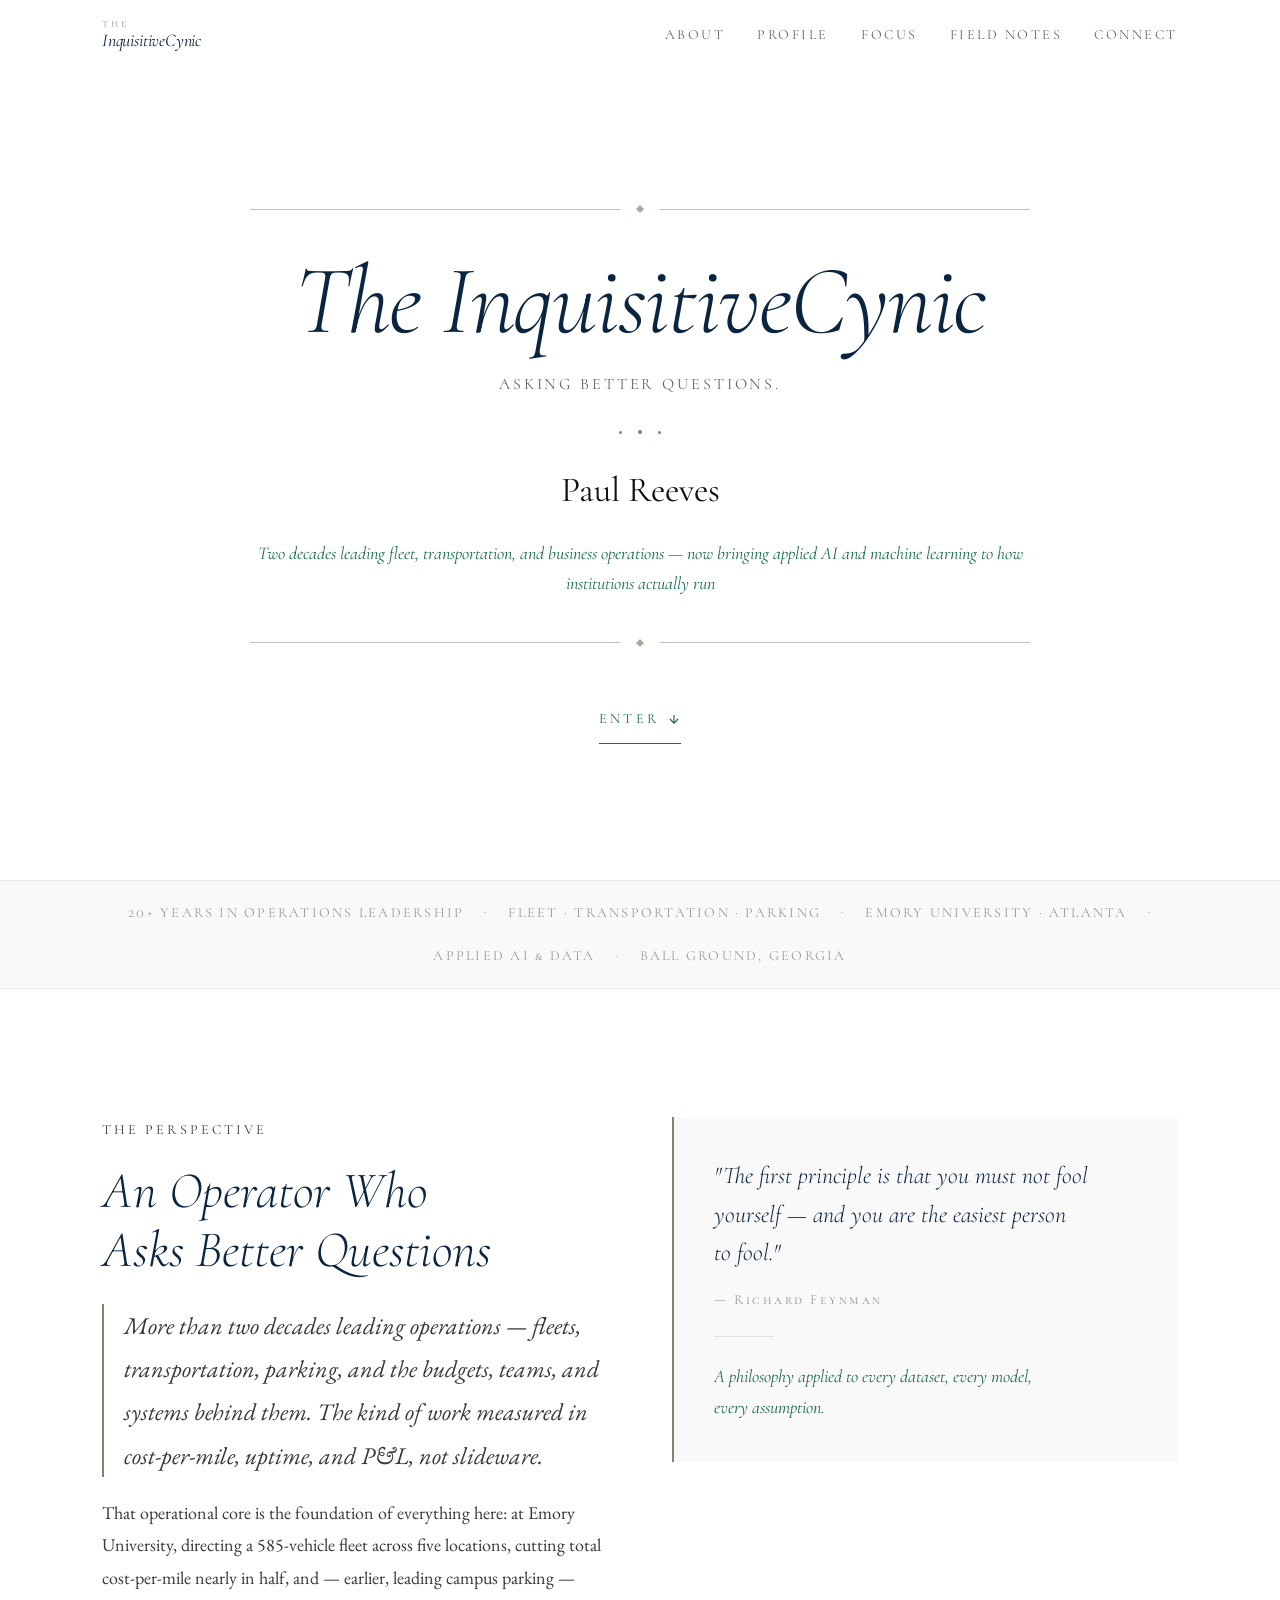
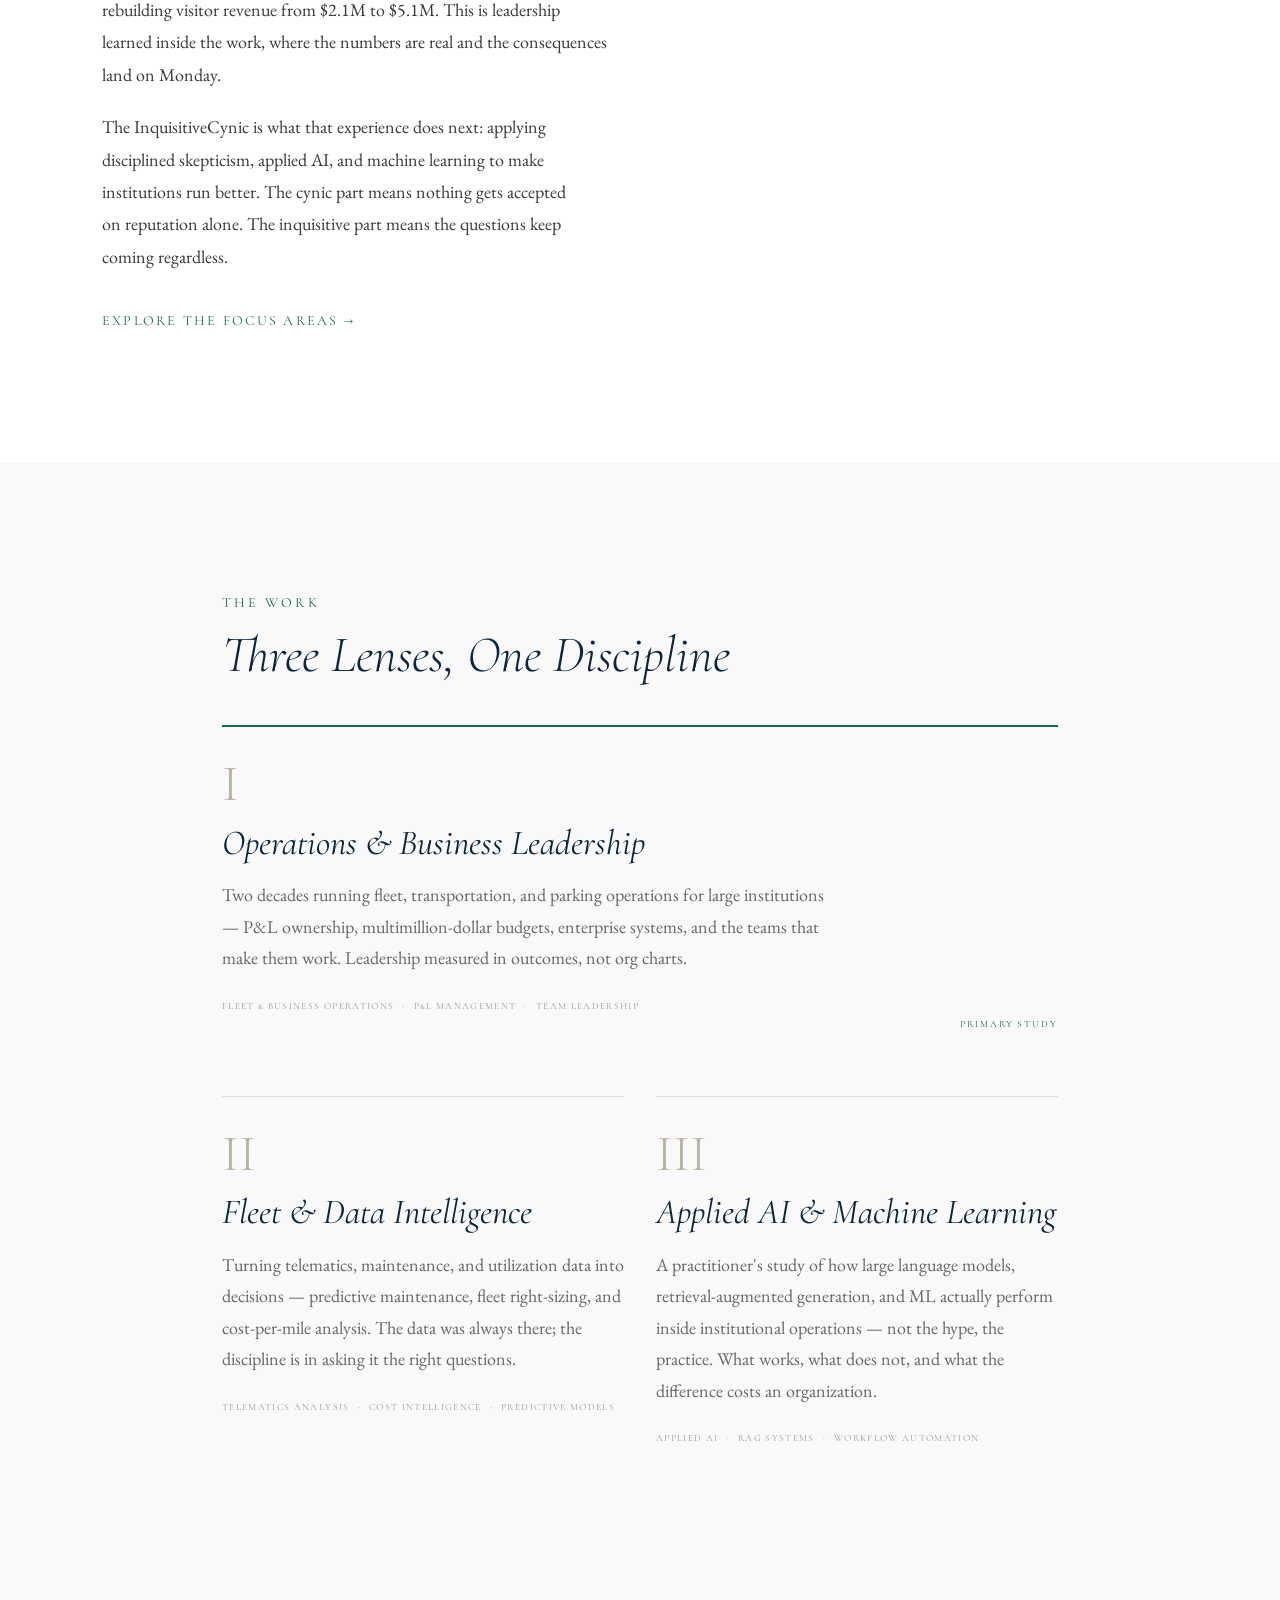
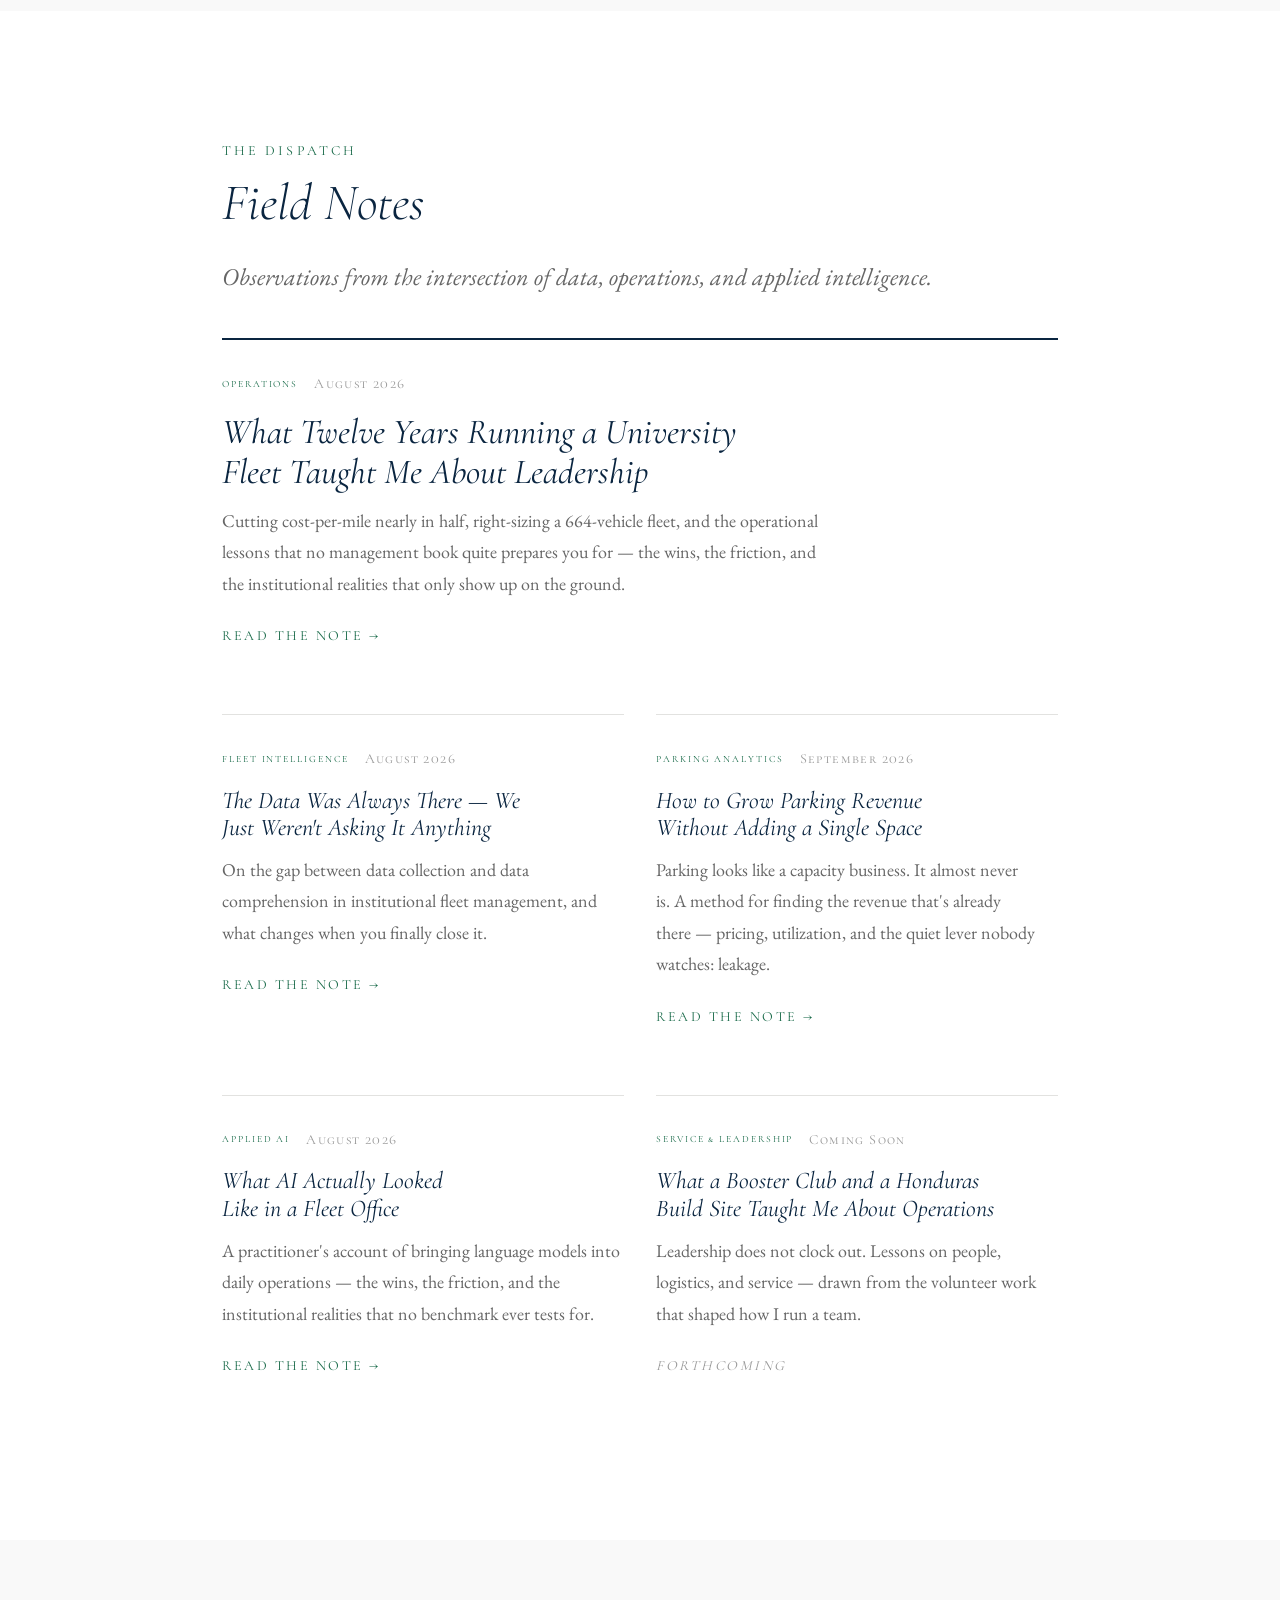
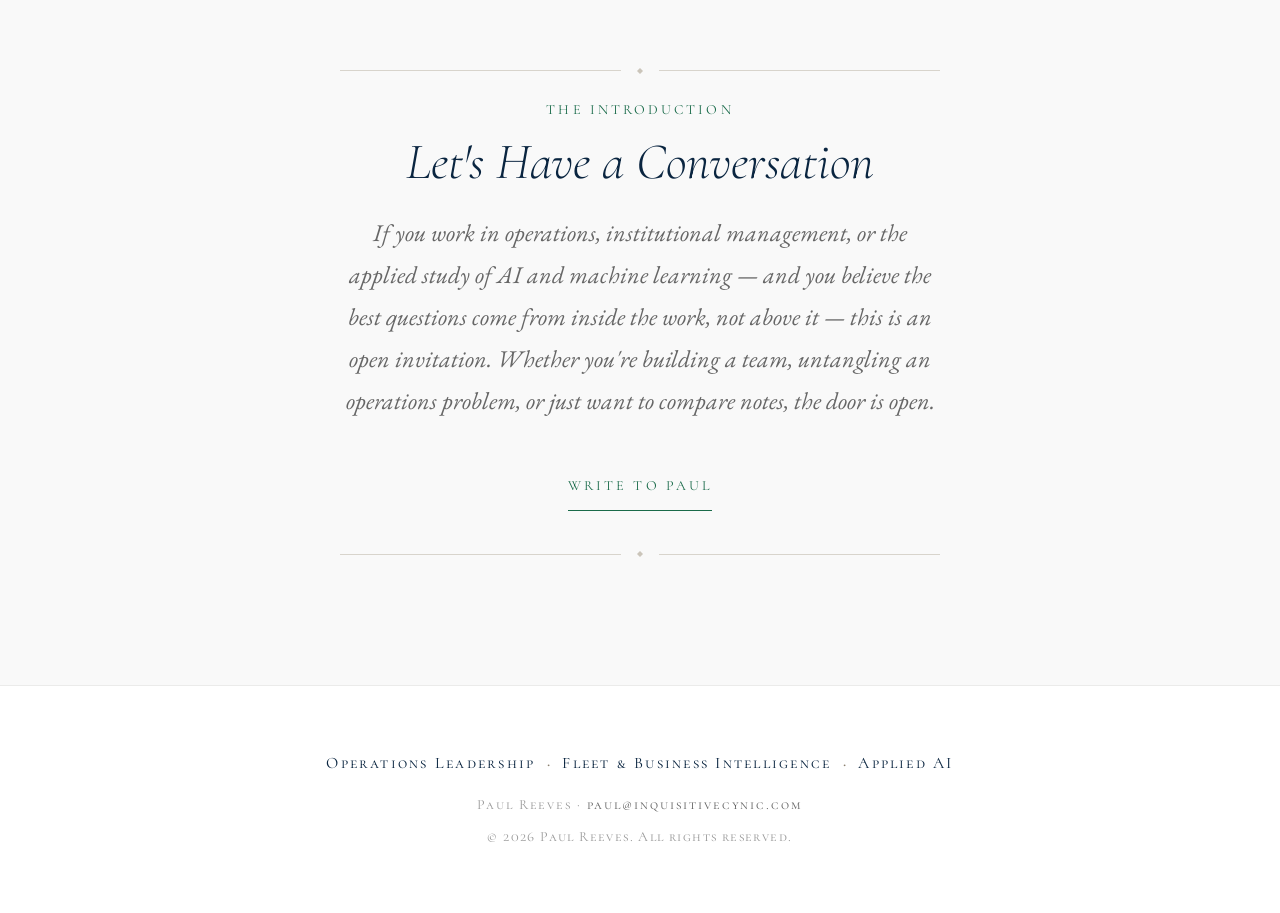
<file: index.html>
<!DOCTYPE html>
<html lang="en" data-theme="light">
<head>
  <meta charset="UTF-8" />
  <meta name="viewport" content="width=device-width, initial-scale=1.0" />
  <title>The InquisitiveCynic — Paul Reeves</title>
  <meta name="description" content="Paul Reeves — operations and business leader at Emory University in fleet, transportation, and parking, with a data-driven, AI-literate edge. Two decades of running institutional operations." />
  <meta property="og:title" content="The InquisitiveCynic — Paul Reeves" />
  <meta property="og:description" content="Where professional skepticism meets applied intelligence." />
  <meta property="og:url" content="https://inquisitivecynic.com" />
  <meta property="og:type" content="website" />

  <!-- Google Fonts: Cormorant Garamond (Masters-adjacent old-style serif) + EB Garamond for body -->
  <link rel="preconnect" href="https://fonts.googleapis.com" />
  <link rel="preconnect" href="https://fonts.gstatic.com" crossorigin />
  <link href="https://fonts.googleapis.com/css2?family=Cormorant+Garamond:ital,wght@0,300;0,400;0,500;0,600;1,300;1,400;1,500;1,600&family=EB+Garamond:ital,wght@0,400;0,500;1,400;1,500&family=Cormorant+SC:wght@300;400;500&display=swap" rel="stylesheet" />

  <link rel="icon" href="images/favicon.svg" type="image/svg+xml" />
  <link rel="stylesheet" href="css/style.css" />
</head>
<body>

  <!-- ===== HEADER / NAV ===== -->
  <header class="site-header" id="top">
    <div class="header-inner">
      <a href="#top" class="logo-link" aria-label="The InquisitiveCynic home">
        <div class="logo-wordmark">
          <span class="logo-the">The</span>
          <span class="logo-name">InquisitiveCynic</span>
        </div>
      </a>
      <nav class="site-nav" role="navigation" aria-label="Main navigation">
        <a href="#about">About</a>
        <a href="profile.html">Profile</a>
        <a href="#focus">Focus</a>
        <a href="#field-notes">Field Notes</a>
        <a href="#connect">Connect</a>
      </nav>
      <button class="theme-toggle" data-theme-toggle aria-label="Switch to dark mode">
        <svg width="18" height="18" viewBox="0 0 24 24" fill="none" stroke="currentColor" stroke-width="2"><path d="M21 12.79A9 9 0 1 1 11.21 3 7 7 0 0 0 21 12.79z"/></svg>
      </button>
    </div>
  </header>

  <main>

    <!-- ===== HERO — INVITATION CARD ===== -->
    <section class="hero" aria-labelledby="hero-heading">
      <div class="invitation-wrapper">

        <!-- Decorative rule top -->
        <div class="inv-rule" aria-hidden="true">
          <span class="inv-rule-line"></span>
          <svg class="inv-diamond" viewBox="0 0 16 16" fill="currentColor"><polygon points="8,0 16,8 8,16 0,8"/></svg>
          <span class="inv-rule-line"></span>
        </div>

        <h1 id="hero-heading" class="inv-title">
          The InquisitiveCynic
        </h1>

        <p class="inv-subtitle">Asking better questions.</p>

        <div class="inv-divider" aria-hidden="true">
          <span class="inv-divider-dot"></span>
          <span class="inv-divider-dot"></span>
          <span class="inv-divider-dot"></span>
        </div>

        <p class="inv-body">
          Paul Reeves
        </p>

        <p class="inv-context">
          Two decades leading fleet, transportation, and business operations — now bringing applied AI and machine learning to how institutions actually run
        </p>

        <!-- Decorative rule bottom -->
        <div class="inv-rule inv-rule--bottom" aria-hidden="true">
          <span class="inv-rule-line"></span>
          <svg class="inv-diamond" viewBox="0 0 16 16" fill="currentColor"><polygon points="8,0 16,8 8,16 0,8"/></svg>
          <span class="inv-rule-line"></span>
        </div>

        <a href="#about" class="inv-cta">
          Enter
          <svg width="14" height="14" viewBox="0 0 24 24" fill="none" stroke="currentColor" stroke-width="2" aria-hidden="true"><path d="M12 5v14M5 12l7 7 7-7"/></svg>
        </a>

      </div>
    </section>

    <!-- ===== CREDENTIAL BAND ===== -->
    <div class="credential-band" aria-label="Credentials">
      <div class="credential-band-inner">
        <span>20+ Years in Operations Leadership</span>
        <span class="cred-sep" aria-hidden="true">◆</span>
        <span>Fleet · Transportation · Parking</span>
        <span class="cred-sep" aria-hidden="true">◆</span>
        <span>Emory University · Atlanta</span>
        <span class="cred-sep" aria-hidden="true">◆</span>
        <span>Applied AI &amp; Data</span>
        <span class="cred-sep" aria-hidden="true">◆</span>
        <span>Ball Ground, Georgia</span>
      </div>
    </div>

    <!-- ===== ABOUT SECTION ===== -->
    <section class="section about" id="about" aria-labelledby="about-heading">
      <div class="section-inner section-inner--asymmetric">

        <div class="about-text">
          <p class="section-eyebrow">The Perspective</p>
          <h2 id="about-heading">An Operator Who Asks Better Questions</h2>
          <p class="about-lead">
            More than two decades leading operations — fleets, transportation, parking, and the budgets,
            teams, and systems behind them. The kind of work measured in cost-per-mile, uptime, and P&amp;L,
            not slideware.
          </p>
          <p>
            That operational core is the foundation of everything here: at Emory University, directing a
            585-vehicle fleet across five locations, cutting total cost-per-mile nearly in half, and — earlier,
            leading campus parking — rebuilding visitor revenue from $2.1M to $5.1M. This is leadership learned
            inside the work, where the numbers are real and the consequences land on Monday.
          </p>
          <p>
            The InquisitiveCynic is what that experience does next: applying disciplined skepticism, applied AI,
            and machine learning to make institutions run better. The cynic part means nothing gets accepted on
            reputation alone. The inquisitive part means the questions keep coming regardless.
          </p>
          <a href="#focus" class="text-link">Explore the focus areas →</a>
        </div>

        <div class="about-accent" aria-hidden="true">
          <div class="about-card">
            <p class="about-card-quote">
              "The first principle is that you must not fool yourself — and you are the easiest person to fool."
            </p>
            <p class="about-card-attr">— Richard Feynman</p>
            <div class="about-card-rule"></div>
            <p class="about-card-tagline">A philosophy applied to every dataset, every model, every assumption.</p>
          </div>
        </div>

      </div>
    </section>

    <!-- ===== FOCUS AREAS ===== -->
    <section class="section focus" id="focus" aria-labelledby="focus-heading">
      <div class="section-inner">
        <p class="section-eyebrow">The Work</p>
        <h2 id="focus-heading">Three Lenses, One Discipline</h2>

        <div class="focus-grid">

          <article class="focus-card focus-card--featured">
            <div class="focus-card-number" aria-hidden="true">I</div>
            <h3>Operations &amp; Business Leadership</h3>
            <p>
              Two decades running fleet, transportation, and parking operations for large institutions —
              P&amp;L ownership, multimillion-dollar budgets, enterprise systems, and the teams that make
              them work. Leadership measured in outcomes, not org charts.
            </p>
            <div class="focus-card-tags">
              <span>Fleet &amp; Business Operations</span>
              <span>P&amp;L Management</span>
              <span>Team Leadership</span>
            </div>
          </article>

          <article class="focus-card">
            <div class="focus-card-number" aria-hidden="true">II</div>
            <h3>Fleet &amp; Data Intelligence</h3>
            <p>
              Turning telematics, maintenance, and utilization data into decisions — predictive
              maintenance, fleet right-sizing, and cost-per-mile analysis. The data was always there;
              the discipline is in asking it the right questions.
            </p>
            <div class="focus-card-tags">
              <span>Telematics Analysis</span>
              <span>Cost Intelligence</span>
              <span>Predictive Models</span>
            </div>
          </article>

          <article class="focus-card">
            <div class="focus-card-number" aria-hidden="true">III</div>
            <h3>Applied AI &amp; Machine Learning</h3>
            <p>
              A practitioner's study of how large language models, retrieval-augmented generation, and ML
              actually perform inside institutional operations — not the hype, the practice. What works,
              what does not, and what the difference costs an organization.
            </p>
            <div class="focus-card-tags">
              <span>Applied AI</span>
              <span>RAG Systems</span>
              <span>Workflow Automation</span>
            </div>
          </article>

        </div>
      </div>
    </section>

    <!-- ===== FIELD NOTES (Blog preview) ===== -->
    <section class="section field-notes" id="field-notes" aria-labelledby="field-notes-heading">
      <div class="section-inner">
        <p class="section-eyebrow">The Dispatch</p>
        <h2 id="field-notes-heading">Field Notes</h2>
        <p class="section-subtitle">Observations from the intersection of data, operations, and applied intelligence.</p>

        <div class="notes-grid">

          <a class="note-card note-card--large" href="notes/university-fleet-leadership.html">
            <div class="note-meta">
              <span class="note-category">Operations</span>
              <span class="note-date">August 2026</span>
            </div>
            <h3 class="note-title">What Twelve Years Running a University Fleet Taught Me About Leadership</h3>
            <p class="note-excerpt">
              Cutting cost-per-mile nearly in half, right-sizing a 664-vehicle fleet, and the operational
              lessons that no management book quite prepares you for — the wins, the friction, and the
              institutional realities that only show up on the ground.
            </p>
            <span class="note-cta-hint">Read the note →</span>
          </a>

          <a class="note-card" href="notes/data-was-always-there.html">
            <div class="note-meta">
              <span class="note-category">Fleet Intelligence</span>
              <span class="note-date">August 2026</span>
            </div>
            <h3 class="note-title">The Data Was Always There — We Just Weren't Asking It Anything</h3>
            <p class="note-excerpt">
              On the gap between data collection and data comprehension in institutional fleet management,
              and what changes when you finally close it.
            </p>
            <span class="note-cta-hint">Read the note →</span>
          </a>

          <a class="note-card" href="notes/parking-analytics.html">
            <div class="note-meta">
              <span class="note-category">Parking Analytics</span>
              <span class="note-date">September 2026</span>
            </div>
            <h3 class="note-title">How to Grow Parking Revenue Without Adding a Single Space</h3>
            <p class="note-excerpt">
              Parking looks like a capacity business. It almost never is. A method for finding the revenue
              that's already there — pricing, utilization, and the quiet lever nobody watches: leakage.
            </p>
            <span class="note-cta-hint">Read the note →</span>
          </a>

          <a class="note-card" href="notes/ai-in-the-fleet-office.html">
            <div class="note-meta">
              <span class="note-category">Applied AI</span>
              <span class="note-date">August 2026</span>
            </div>
            <h3 class="note-title">What AI Actually Looked Like in a Fleet Office</h3>
            <p class="note-excerpt">
              A practitioner's account of bringing language models into daily operations — the wins, the
              friction, and the institutional realities that no benchmark ever tests for.
            </p>
            <span class="note-cta-hint">Read the note →</span>
          </a>

          <article class="note-card">
            <div class="note-meta">
              <span class="note-category">Service &amp; Leadership</span>
              <span class="note-date">Coming Soon</span>
            </div>
            <h3 class="note-title">What a Booster Club and a Honduras Build Site Taught Me About Operations</h3>
            <p class="note-excerpt">
              Leadership does not clock out. Lessons on people, logistics, and service — drawn from the
              volunteer work that shaped how I run a team.
            </p>
            <span class="note-cta-hint">Forthcoming</span>
          </article>

        </div>
      </div>
    </section>

    <!-- ===== CONNECT SECTION ===== -->
    <section class="section connect" id="connect" aria-labelledby="connect-heading">
      <div class="section-inner">
        <div class="connect-inner">
          <!-- Top invitation card echo -->
          <div class="inv-rule inv-rule--sm" aria-hidden="true">
            <span class="inv-rule-line"></span>
            <svg class="inv-diamond inv-diamond--sm" viewBox="0 0 16 16" fill="currentColor"><polygon points="8,0 16,8 8,16 0,8"/></svg>
            <span class="inv-rule-line"></span>
          </div>

          <p class="section-eyebrow" id="connect-heading">The Introduction</p>
          <h2>Let's Have a Conversation</h2>
          <p class="connect-body">
            If you work in operations, institutional management, or the applied study of AI and machine learning —
            and you believe the best questions come from inside the work, not above it —
            this is an open invitation. Whether you're building a team, untangling an operations problem,
            or just want to compare notes, the door is open.
          </p>

          <div class="connect-actions">
            <a href="mailto:paul@inquisitivecynic.com" class="btn-primary">
              Write to Paul
            </a>

          </div>

          <div class="inv-rule inv-rule--sm inv-rule--bottom" aria-hidden="true">
            <span class="inv-rule-line"></span>
            <svg class="inv-diamond inv-diamond--sm" viewBox="0 0 16 16" fill="currentColor"><polygon points="8,0 16,8 8,16 0,8"/></svg>
            <span class="inv-rule-line"></span>
          </div>
        </div>
      </div>
    </section>

  </main>

  <!-- ===== FOOTER ===== -->
  <footer class="site-footer" role="contentinfo">
    <div class="footer-inner">
      <div class="footer-pillars">
        <span class="footer-pillar">Operations Leadership</span>
        <span class="footer-pillar-sep" aria-hidden="true">·</span>
        <span class="footer-pillar">Fleet &amp; Business Intelligence</span>
        <span class="footer-pillar-sep" aria-hidden="true">·</span>
        <span class="footer-pillar">Applied AI</span>
      </div>
      <p class="footer-sub">Paul Reeves · <a href="mailto:paul@inquisitivecynic.com">paul@inquisitivecynic.com</a></p>
      <p class="footer-copy">© 2026 Paul Reeves. All rights reserved.</p>
    </div>
  </footer>

  <script src="js/main.js"></script>
</body>
</html>
</file>
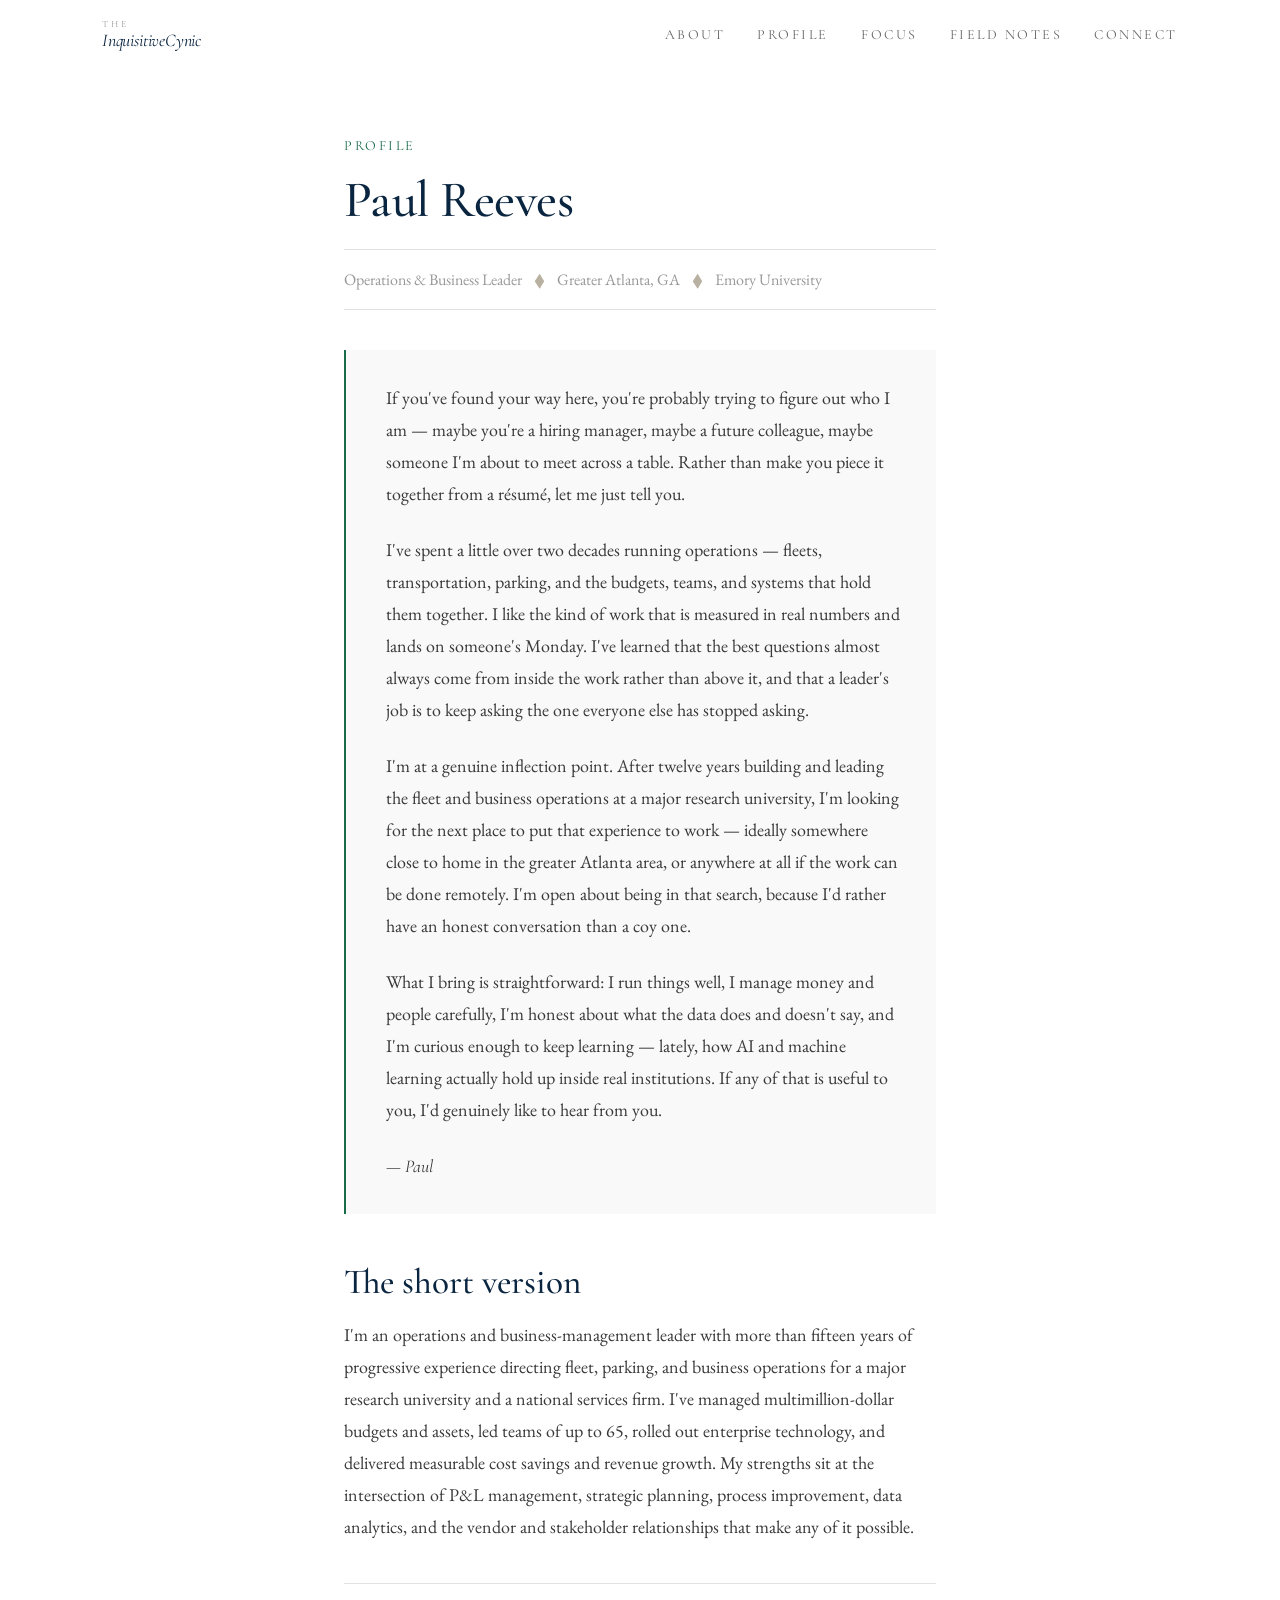
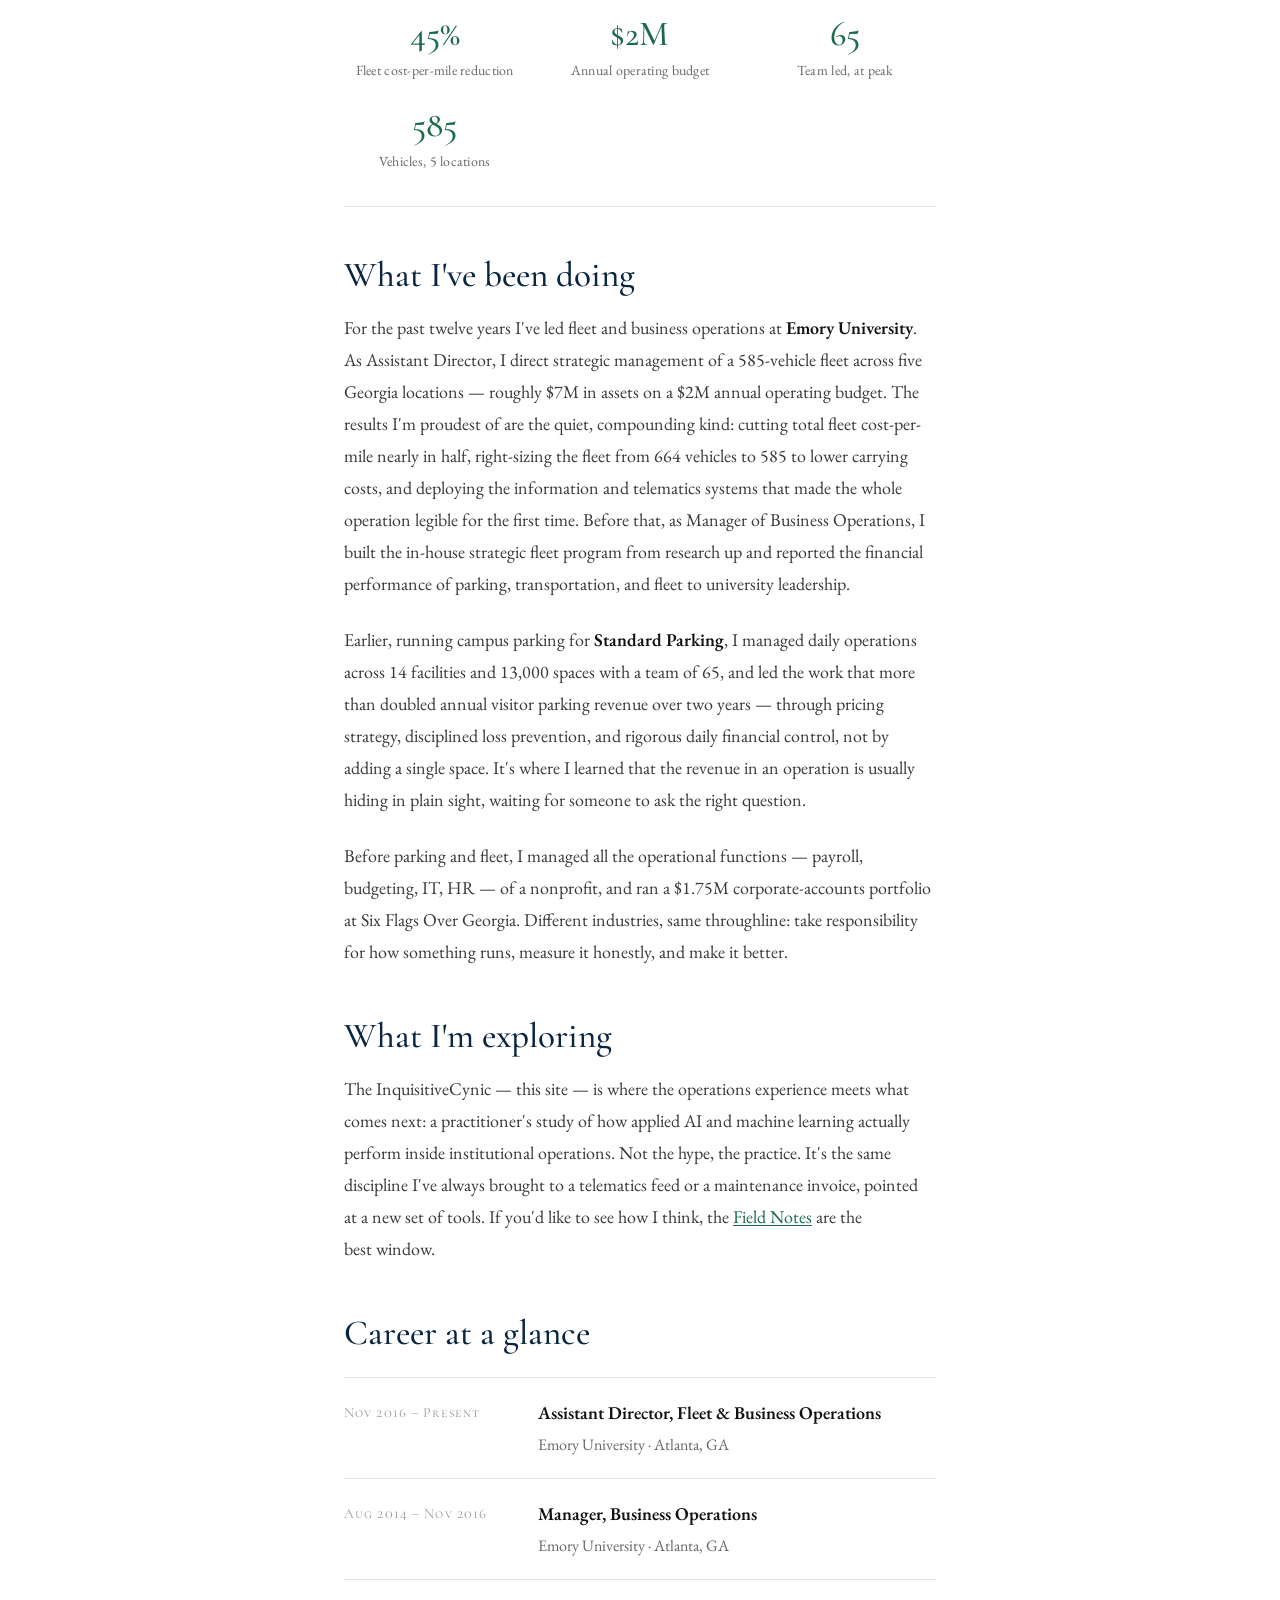
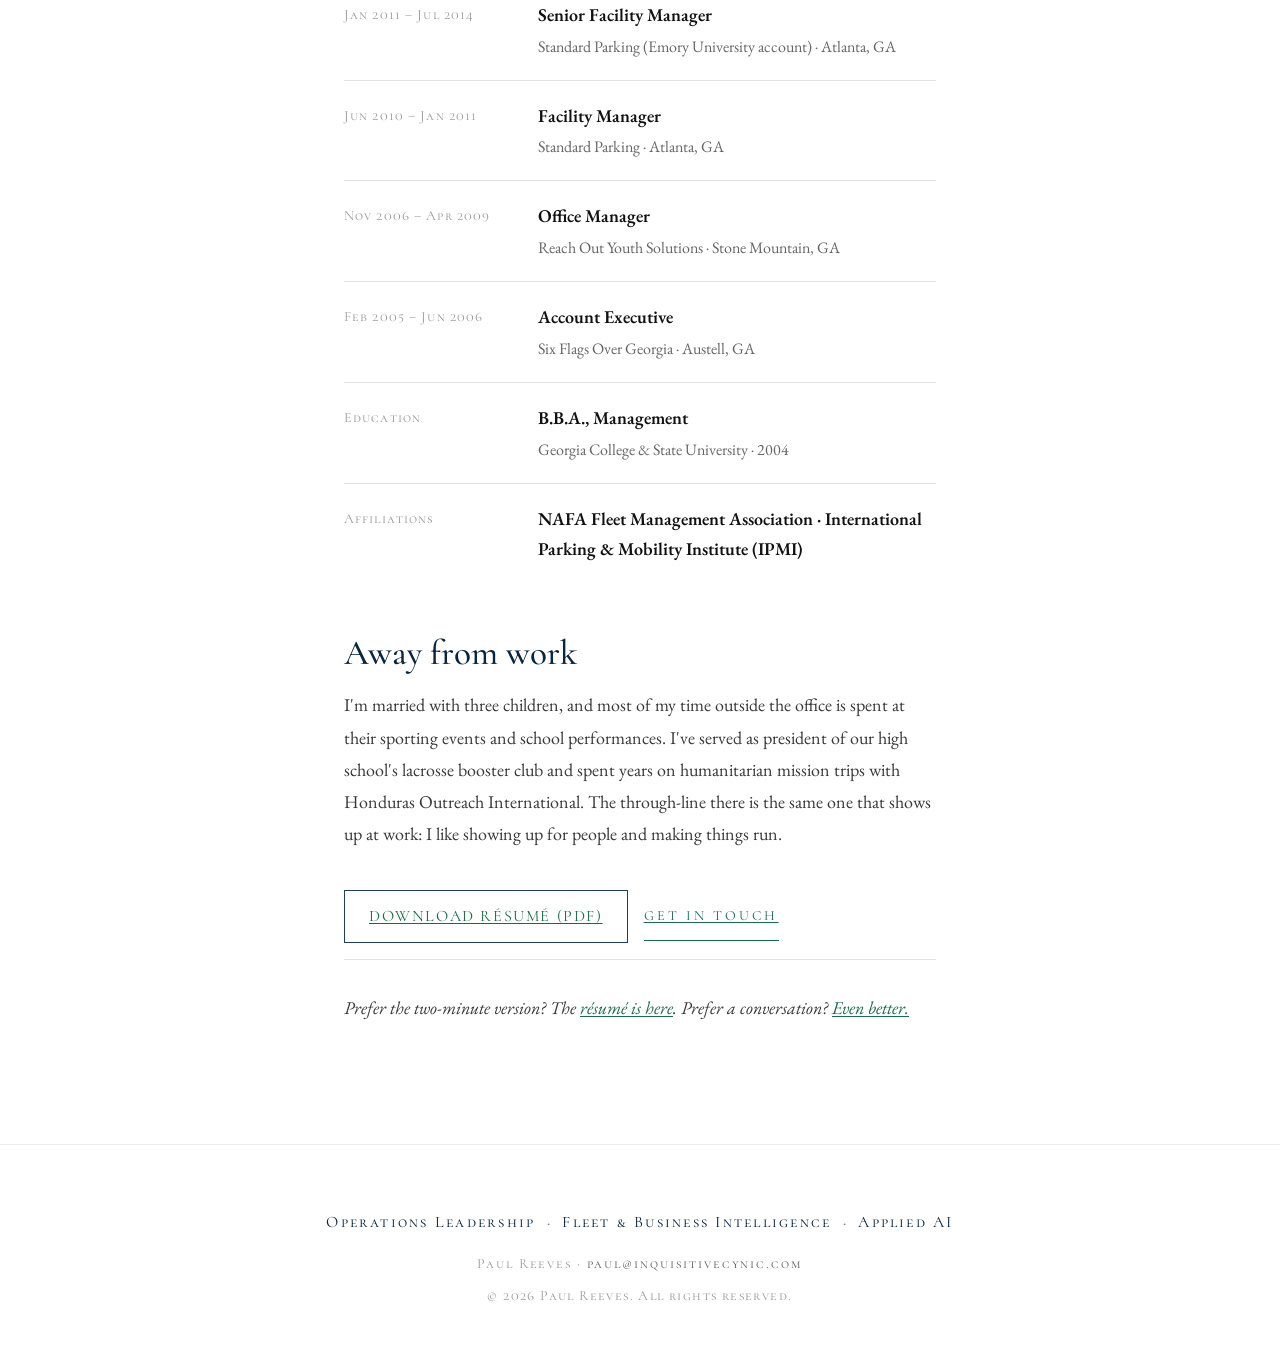
<file: profile.html>
<!DOCTYPE html>
<html lang="en" data-theme="light">
<head>
  <meta charset="UTF-8" />
  <meta name="viewport" content="width=device-width, initial-scale=1.0" />
  <title>Profile — Paul Reeves · The InquisitiveCynic</title>
  <meta name="description" content="Who Paul Reeves is: two decades of operations and business leadership, told as a story rather than a résumé — plus a personal note to anyone looking to understand him." />
  <meta property="og:title" content="Profile — Paul Reeves" />
  <meta property="og:description" content="A note, and the story behind the résumé." />
  <meta property="og:type" content="profile" />
  <link rel="preconnect" href="https://fonts.googleapis.com" />
  <link rel="preconnect" href="https://fonts.gstatic.com" crossorigin />
  <link href="https://fonts.googleapis.com/css2?family=Cormorant+Garamond:ital,wght@0,300;0,400;0,500;0,600;1,300;1,400;1,500;1,600&family=EB+Garamond:ital,wght@0,400;0,500;1,400;1,500&family=Cormorant+SC:wght@300;400;500&display=swap" rel="stylesheet" />
  <link rel="icon" href="images/favicon.svg" type="image/svg+xml" />
  <link rel="stylesheet" href="css/style.css" />
  <link rel="stylesheet" href="css/article.css" />
  <style>
    .profile-note {
      margin: var(--space-4) 0 var(--space-12);
      padding: var(--space-8) var(--space-8) var(--space-8) var(--space-10);
      border-left: 2px solid var(--color-green);
      background: var(--color-bg-warm);
    }
    .profile-note .prose p:last-child { margin-bottom: 0; }
    .profile-signoff {
      font-family: var(--font-display);
      font-style: italic;
      font-size: var(--text-lg);
      color: var(--color-navy);
      margin-top: var(--space-6);
    }
    .cv-list { margin: var(--space-6) 0 var(--space-4); }
    .cv-item {
      display: grid;
      grid-template-columns: 170px 1fr;
      gap: var(--space-6);
      padding: var(--space-5) 0;
      border-top: 1px solid var(--color-border);
    }
    .cv-when {
      font-family: var(--font-sc);
      font-size: var(--text-xs);
      letter-spacing: 0.08em;
      color: var(--color-text-light);
      padding-top: 3px;
    }
    .cv-role { font-family: var(--font-body); }
    .cv-role strong { color: var(--color-text); font-weight: 600; font-size: var(--text-base); }
    .cv-role span { display: block; color: var(--color-text-muted); font-size: var(--text-sm); margin-top: 2px; }
    .profile-cta {
      display: flex; flex-wrap: wrap; gap: var(--space-4);
      align-items: center; margin: var(--space-10) 0 var(--space-4);
    }
    .btn-outline {
      display: inline-block;
      font-family: var(--font-sc);
      font-size: var(--text-sm);
      letter-spacing: 0.1em;
      text-transform: uppercase;
      color: var(--color-navy);
      text-decoration: none;
      padding: var(--space-3) var(--space-6);
      border: 1px solid var(--color-navy-soft);
      transition: all var(--transition);
    }
    .btn-outline:hover { background: var(--color-navy); color: #fff; }
    @media (max-width: 520px) { .cv-item { grid-template-columns: 1fr; gap: var(--space-1); } }
  </style>
</head>
<body>

  <header class="site-header" id="top">
    <div class="header-inner">
      <a href="index.html" class="logo-link" aria-label="The InquisitiveCynic home">
        <div class="logo-wordmark">
          <span class="logo-the">The</span>
          <span class="logo-name">InquisitiveCynic</span>
        </div>
      </a>
      <nav class="site-nav" role="navigation" aria-label="Main navigation">
        <a href="index.html#about">About</a>
        <a href="profile.html">Profile</a>
        <a href="index.html#focus">Focus</a>
        <a href="index.html#field-notes">Field Notes</a>
        <a href="index.html#connect">Connect</a>
      </nav>
      <button class="theme-toggle" data-theme-toggle aria-label="Switch to dark mode">
        <svg width="18" height="18" viewBox="0 0 24 24" fill="none" stroke="currentColor" stroke-width="2"><path d="M21 12.79A9 9 0 1 1 11.21 3 7 7 0 0 0 21 12.79z"/></svg>
      </button>
    </div>
  </header>

  <main>
    <article class="article-wrap">

      <header class="article-header">
        <p class="article-eyebrow">Profile</p>
        <h1 class="article-title">Paul Reeves</h1>
        <div class="article-meta">
          <span>Operations &amp; Business Leader</span>
          <span class="dot" aria-hidden="true">◆</span>
          <span>Greater Atlanta, GA</span>
          <span class="dot" aria-hidden="true">◆</span>
          <span>Emory University</span>
        </div>
      </header>

      <!-- ===== PERSONAL NOTE ===== -->
      <section class="profile-note" aria-label="A note from Paul">
        <div class="prose">
          <p>
            If you've found your way here, you're probably trying to figure out who I am — maybe you're a
            hiring manager, maybe a future colleague, maybe someone I'm about to meet across a table. Rather
            than make you piece it together from a résumé, let me just tell you.
          </p>
          <p>
            I've spent a little over two decades running operations — fleets, transportation, parking, and the
            budgets, teams, and systems that hold them together. I like the kind of work that is measured in
            real numbers and lands on someone's Monday. I've learned that the best questions almost always come
            from inside the work rather than above it, and that a leader's job is to keep asking the one
            everyone else has stopped asking.
          </p>
          <p>
            I'm at a genuine inflection point. After twelve years building and leading the fleet and business
            operations at a major research university, I'm looking for the next place to put that experience to
            work — ideally somewhere close to home in the greater Atlanta area, or anywhere at all if the work
            can be done remotely. I'm open about being in that search, because I'd rather have an honest
            conversation than a coy one.
          </p>
          <p>
            What I bring is straightforward: I run things well, I manage money and people carefully, I'm honest
            about what the data does and doesn't say, and I'm curious enough to keep learning — lately, how AI
            and machine learning actually hold up inside real institutions. If any of that is useful to you, I'd
            genuinely like to hear from you.
          </p>
          <p class="profile-signoff">— Paul</p>
        </div>
      </section>

      <div class="prose">
        <h2>The short version</h2>
        <p>
          I'm an operations and business-management leader with more than fifteen years of progressive
          experience directing fleet, parking, and business operations for a major research university and a
          national services firm. I've managed multimillion-dollar budgets and assets, led teams of up to 65,
          rolled out enterprise technology, and delivered measurable cost savings and revenue growth. My
          strengths sit at the intersection of P&amp;L management, strategic planning, process improvement,
          data analytics, and the vendor and stakeholder relationships that make any of it possible.
        </p>

        <div class="stat-row" role="group" aria-label="Career highlights">
          <div class="stat"><div class="stat-num">45%</div><div class="stat-label">Fleet cost-per-mile reduction</div></div>
          <div class="stat"><div class="stat-num">$2M</div><div class="stat-label">Annual operating budget</div></div>
          <div class="stat"><div class="stat-num">65</div><div class="stat-label">Team led, at peak</div></div>
          <div class="stat"><div class="stat-num">585</div><div class="stat-label">Vehicles, 5 locations</div></div>
        </div>

        <h2>What I've been doing</h2>
        <p>
          For the past twelve years I've led fleet and business operations at <strong>Emory University</strong>.
          As Assistant Director, I direct strategic management of a 585-vehicle fleet across five Georgia
          locations — roughly $7M in assets on a $2M annual operating budget. The results I'm proudest of are
          the quiet, compounding kind: cutting total fleet cost-per-mile nearly in half, right-sizing the fleet
          from 664 vehicles to 585 to lower carrying costs, and deploying the information and telematics systems
          that made the whole operation legible for the first time. Before that, as Manager of Business
          Operations, I built the in-house strategic fleet program from research up and reported the financial
          performance of parking, transportation, and fleet to university leadership.
        </p>
        <p>
          Earlier, running campus parking for <strong>Standard Parking</strong>, I managed daily operations
          across 14 facilities and 13,000 spaces with a team of 65, and led the work that more than doubled
          annual visitor parking revenue over two years — through pricing strategy, disciplined loss prevention,
          and rigorous daily financial control, not by adding a single space. It's where I learned that the
          revenue in an operation is usually hiding in plain sight, waiting for someone to ask the right
          question.
        </p>
        <p>
          Before parking and fleet, I managed all the operational functions — payroll, budgeting, IT, HR — of a
          nonprofit, and ran a $1.75M corporate-accounts portfolio at Six Flags Over Georgia. Different
          industries, same throughline: take responsibility for how something runs, measure it honestly, and
          make it better.
        </p>

        <h2>What I'm exploring</h2>
        <p>
          The InquisitiveCynic — this site — is where the operations experience meets what comes next: a
          practitioner's study of how applied AI and machine learning actually perform inside institutional
          operations. Not the hype, the practice. It's the same discipline I've always brought to a telematics
          feed or a maintenance invoice, pointed at a new set of tools. If you'd like to see how I think, the
          <a href="index.html#field-notes">Field Notes</a> are the best window.
        </p>

        <h2>Career at a glance</h2>
        <div class="cv-list">
          <div class="cv-item">
            <div class="cv-when">Nov 2016 – Present</div>
            <div class="cv-role"><strong>Assistant Director, Fleet &amp; Business Operations</strong><span>Emory University · Atlanta, GA</span></div>
          </div>
          <div class="cv-item">
            <div class="cv-when">Aug 2014 – Nov 2016</div>
            <div class="cv-role"><strong>Manager, Business Operations</strong><span>Emory University · Atlanta, GA</span></div>
          </div>
          <div class="cv-item">
            <div class="cv-when">Jan 2011 – Jul 2014</div>
            <div class="cv-role"><strong>Senior Facility Manager</strong><span>Standard Parking (Emory University account) · Atlanta, GA</span></div>
          </div>
          <div class="cv-item">
            <div class="cv-when">Jun 2010 – Jan 2011</div>
            <div class="cv-role"><strong>Facility Manager</strong><span>Standard Parking · Atlanta, GA</span></div>
          </div>
          <div class="cv-item">
            <div class="cv-when">Nov 2006 – Apr 2009</div>
            <div class="cv-role"><strong>Office Manager</strong><span>Reach Out Youth Solutions · Stone Mountain, GA</span></div>
          </div>
          <div class="cv-item">
            <div class="cv-when">Feb 2005 – Jun 2006</div>
            <div class="cv-role"><strong>Account Executive</strong><span>Six Flags Over Georgia · Austell, GA</span></div>
          </div>
          <div class="cv-item">
            <div class="cv-when">Education</div>
            <div class="cv-role"><strong>B.B.A., Management</strong><span>Georgia College &amp; State University · 2004</span></div>
          </div>
          <div class="cv-item">
            <div class="cv-when">Affiliations</div>
            <div class="cv-role"><strong>NAFA Fleet Management Association · International Parking &amp; Mobility Institute (IPMI)</strong></div>
          </div>
        </div>

        <h2>Away from work</h2>
        <p>
          I'm married with three children, and most of my time outside the office is spent at their sporting
          events and school performances. I've served as president of our high school's lacrosse booster club
          and spent years on humanitarian mission trips with Honduras Outreach International. The through-line
          there is the same one that shows up at work: I like showing up for people and making things run.
        </p>

        <div class="profile-cta">
          <a href="Paul-Reeves-Resume.pdf" class="btn-outline">Download résumé (PDF)</a>
          <a href="index.html#connect" class="btn-primary">Get in touch</a>
        </div>

        <p class="article-footer-note">
          Prefer the two-minute version? The <a href="Paul-Reeves-Resume.pdf">résumé is here</a>. Prefer a
          conversation? <a href="index.html#connect">Even better.</a>
        </p>
      </div>
    </article>
  </main>

  <footer class="site-footer" role="contentinfo">
    <div class="footer-inner">
      <div class="footer-pillars">
        <span class="footer-pillar">Operations Leadership</span>
        <span class="footer-pillar-sep" aria-hidden="true">·</span>
        <span class="footer-pillar">Fleet &amp; Business Intelligence</span>
        <span class="footer-pillar-sep" aria-hidden="true">·</span>
        <span class="footer-pillar">Applied AI</span>
      </div>
      <p class="footer-sub">Paul Reeves · <a href="mailto:paul@inquisitivecynic.com">paul@inquisitivecynic.com</a></p>
      <p class="footer-copy">© 2026 Paul Reeves. All rights reserved.</p>
    </div>
  </footer>

  <script src="js/main.js"></script>
</body>
</html>
</file>
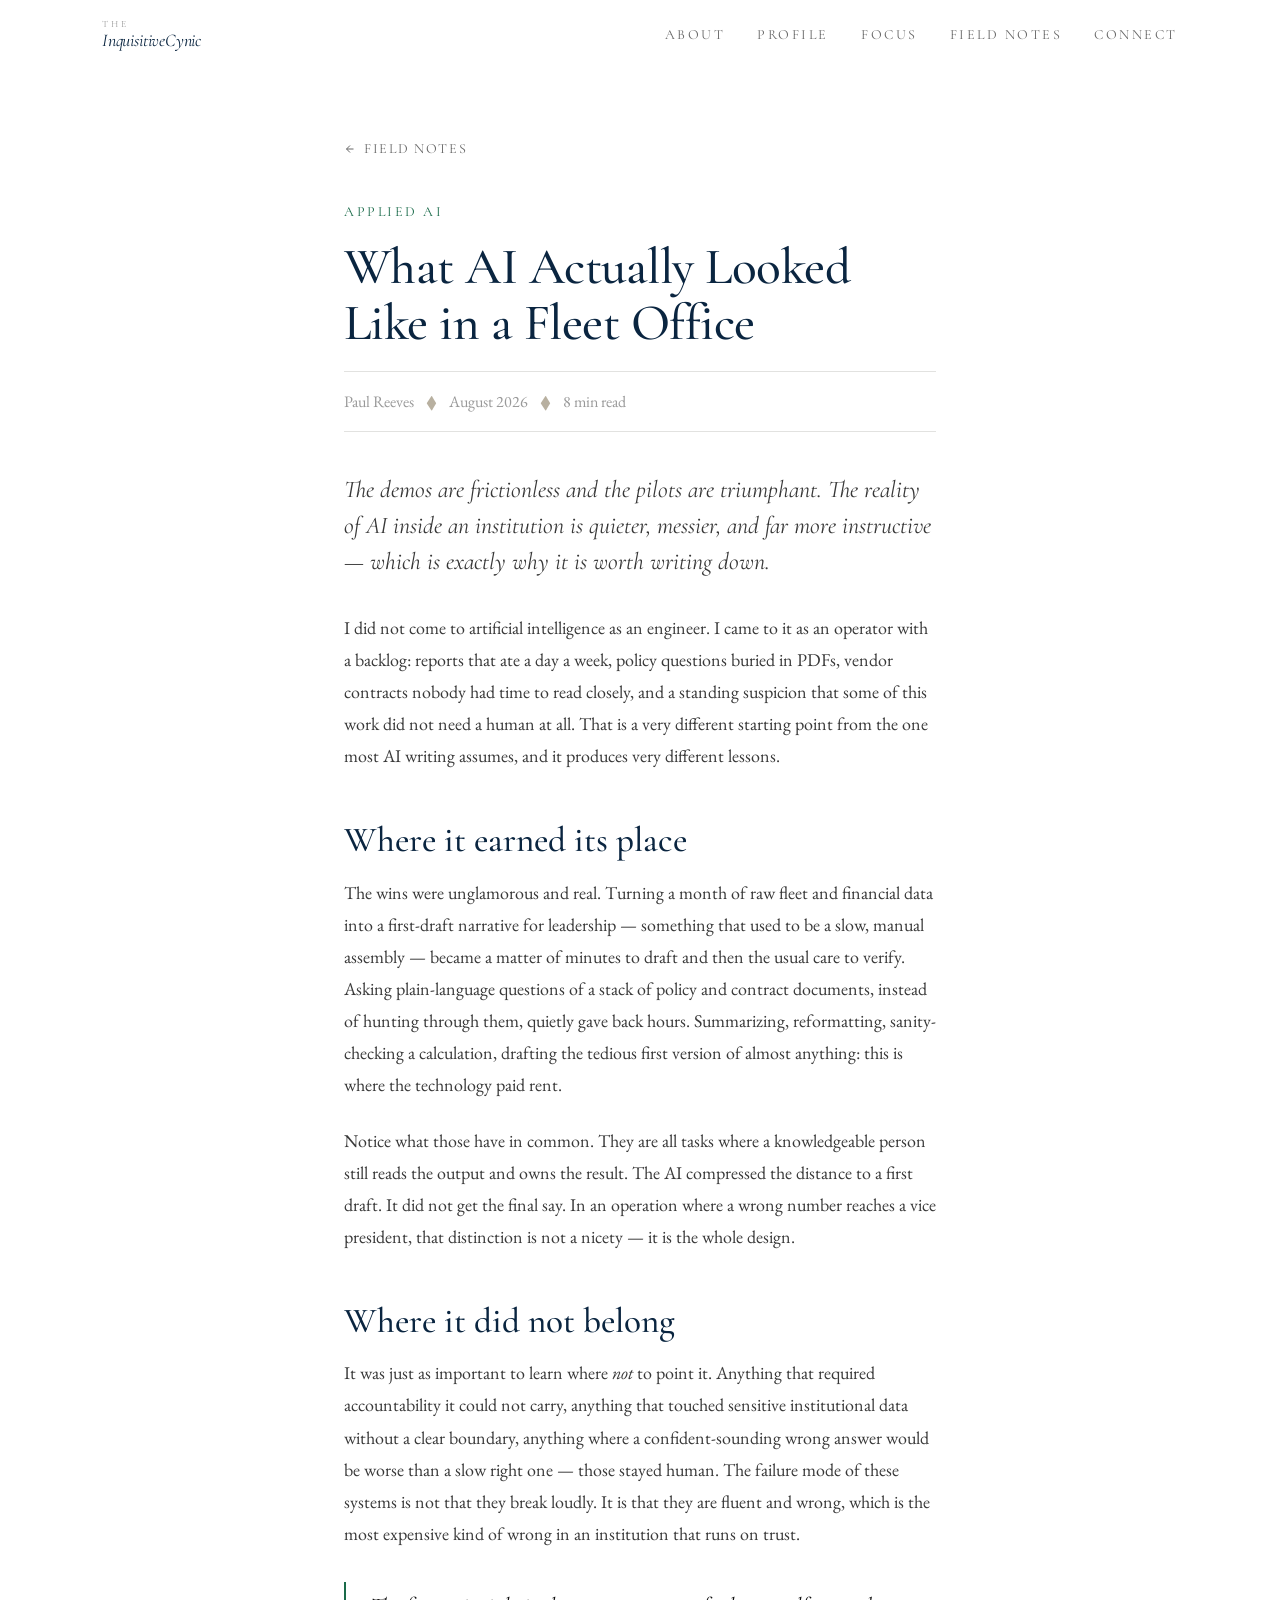
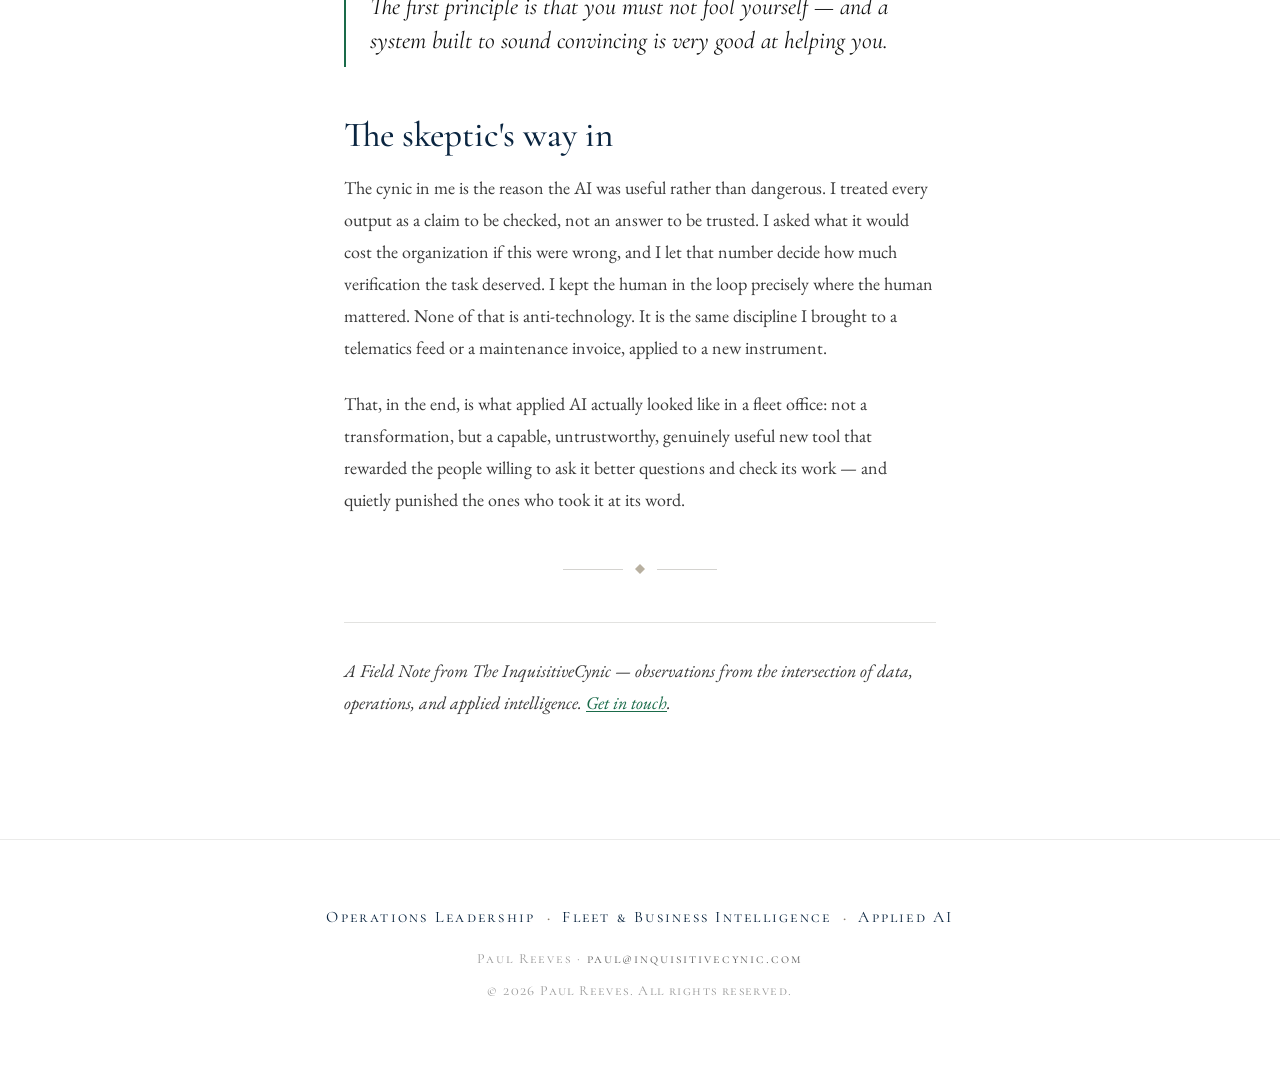
<file: notes/ai-in-the-fleet-office.html>
<!DOCTYPE html>
<html lang="en" data-theme="light">
<head>
  <meta charset="UTF-8" />
  <meta name="viewport" content="width=device-width, initial-scale=1.0" />
  <title>What AI Actually Looked Like in a Fleet Office — The InquisitiveCynic</title>
  <meta name="description" content="A practitioner's account of bringing language models into daily operations — the wins, the friction, and what no benchmark ever tests for. By Paul Reeves." />
  <meta property="og:title" content="What AI Actually Looked Like in a Fleet Office" />
  <meta property="og:description" content="Not the hype — the practice." />
  <meta property="og:type" content="article" />
  <link rel="preconnect" href="https://fonts.googleapis.com" />
  <link rel="preconnect" href="https://fonts.gstatic.com" crossorigin />
  <link href="https://fonts.googleapis.com/css2?family=Cormorant+Garamond:ital,wght@0,300;0,400;0,500;0,600;1,300;1,400;1,500;1,600&family=EB+Garamond:ital,wght@0,400;0,500;1,400;1,500&family=Cormorant+SC:wght@300;400;500&display=swap" rel="stylesheet" />
  <link rel="icon" href="../images/favicon.svg" type="image/svg+xml" />
  <link rel="stylesheet" href="../css/style.css" />
  <link rel="stylesheet" href="../css/article.css" />
</head>
<body>

  <header class="site-header" id="top">
    <div class="header-inner">
      <a href="../index.html" class="logo-link" aria-label="The InquisitiveCynic home">
        <div class="logo-wordmark">
          <span class="logo-the">The</span>
          <span class="logo-name">InquisitiveCynic</span>
        </div>
      </a>
      <nav class="site-nav" role="navigation" aria-label="Main navigation">
        <a href="../index.html#about">About</a>
        <a href="../profile.html">Profile</a>
        <a href="../index.html#focus">Focus</a>
        <a href="../index.html#field-notes">Field Notes</a>
        <a href="../index.html#connect">Connect</a>
      </nav>
      <button class="theme-toggle" data-theme-toggle aria-label="Switch to dark mode">
        <svg width="18" height="18" viewBox="0 0 24 24" fill="none" stroke="currentColor" stroke-width="2"><path d="M21 12.79A9 9 0 1 1 11.21 3 7 7 0 0 0 21 12.79z"/></svg>
      </button>
    </div>
  </header>

  <main>
    <article class="article-wrap">
      <a href="../index.html#field-notes" class="article-back">
        <svg width="12" height="12" viewBox="0 0 24 24" fill="none" stroke="currentColor" stroke-width="2" aria-hidden="true"><path d="M19 12H5M12 19l-7-7 7-7"/></svg>
        Field Notes
      </a>

      <header class="article-header">
        <p class="article-eyebrow">Applied AI</p>
        <h1 class="article-title">What AI Actually Looked Like in a Fleet Office</h1>
        <div class="article-meta">
          <span>Paul Reeves</span>
          <span class="dot" aria-hidden="true">◆</span>
          <span>August 2026</span>
          <span class="dot" aria-hidden="true">◆</span>
          <span>8 min read</span>
        </div>
      </header>

      <p class="article-lead">
        The demos are frictionless and the pilots are triumphant. The reality of AI inside an institution is
        quieter, messier, and far more instructive — which is exactly why it is worth writing down.
      </p>

      <div class="prose">
        <p>
          I did not come to artificial intelligence as an engineer. I came to it as an operator with a backlog:
          reports that ate a day a week, policy questions buried in PDFs, vendor contracts nobody had time to
          read closely, and a standing suspicion that some of this work did not need a human at all. That is a
          very different starting point from the one most AI writing assumes, and it produces very different
          lessons.
        </p>

        <h2>Where it earned its place</h2>
        <p>
          The wins were unglamorous and real. Turning a month of raw fleet and financial data into a first-draft
          narrative for leadership — something that used to be a slow, manual assembly — became a matter of
          minutes to draft and then the usual care to verify. Asking plain-language questions of a stack of
          policy and contract documents, instead of hunting through them, quietly gave back hours. Summarizing,
          reformatting, sanity-checking a calculation, drafting the tedious first version of almost anything: this
          is where the technology paid rent.
        </p>
        <p>
          Notice what those have in common. They are all tasks where a knowledgeable person still reads the
          output and owns the result. The AI compressed the distance to a first draft. It did not get the final
          say. In an operation where a wrong number reaches a vice president, that distinction is not a nicety —
          it is the whole design.
        </p>

        <h2>Where it did not belong</h2>
        <p>
          It was just as important to learn where <em>not</em> to point it. Anything that required accountability
          it could not carry, anything that touched sensitive institutional data without a clear boundary,
          anything where a confident-sounding wrong answer would be worse than a slow right one — those stayed
          human. The failure mode of these systems is not that they break loudly. It is that they are fluent and
          wrong, which is the most expensive kind of wrong in an institution that runs on trust.
        </p>

        <blockquote>
          The first principle is that you must not fool yourself — and a system built to sound convincing is very
          good at helping you.
        </blockquote>

        <h2>The skeptic's way in</h2>
        <p>
          The cynic in me is the reason the AI was useful rather than dangerous. I treated every output as a
          claim to be checked, not an answer to be trusted. I asked what it would cost the organization if this
          were wrong, and I let that number decide how much verification the task deserved. I kept the human in
          the loop precisely where the human mattered. None of that is anti-technology. It is the same discipline
          I brought to a telematics feed or a maintenance invoice, applied to a new instrument.
        </p>
        <p>
          That, in the end, is what applied AI actually looked like in a fleet office: not a transformation, but a
          capable, untrustworthy, genuinely useful new tool that rewarded the people willing to ask it better
          questions and check its work — and quietly punished the ones who took it at its word.
        </p>

        <div class="article-rule" aria-hidden="true">
          <span></span>
          <svg viewBox="0 0 16 16" fill="currentColor"><polygon points="8,0 16,8 8,16 0,8"/></svg>
          <span></span>
        </div>

        <p class="article-footer-note">
          A Field Note from The InquisitiveCynic — observations from the intersection of data, operations, and
          applied intelligence. <a href="../index.html#connect">Get in touch</a>.
        </p>
      </div>
    </article>
  </main>

  <footer class="site-footer" role="contentinfo">
    <div class="footer-inner">
      <div class="footer-pillars">
        <span class="footer-pillar">Operations Leadership</span>
        <span class="footer-pillar-sep" aria-hidden="true">·</span>
        <span class="footer-pillar">Fleet &amp; Business Intelligence</span>
        <span class="footer-pillar-sep" aria-hidden="true">·</span>
        <span class="footer-pillar">Applied AI</span>
      </div>
      <p class="footer-sub">Paul Reeves · <a href="mailto:paul@inquisitivecynic.com">paul@inquisitivecynic.com</a></p>
      <p class="footer-copy">© 2026 Paul Reeves. All rights reserved.</p>
    </div>
  </footer>

  <script src="../js/main.js"></script>
</body>
</html>
</file>
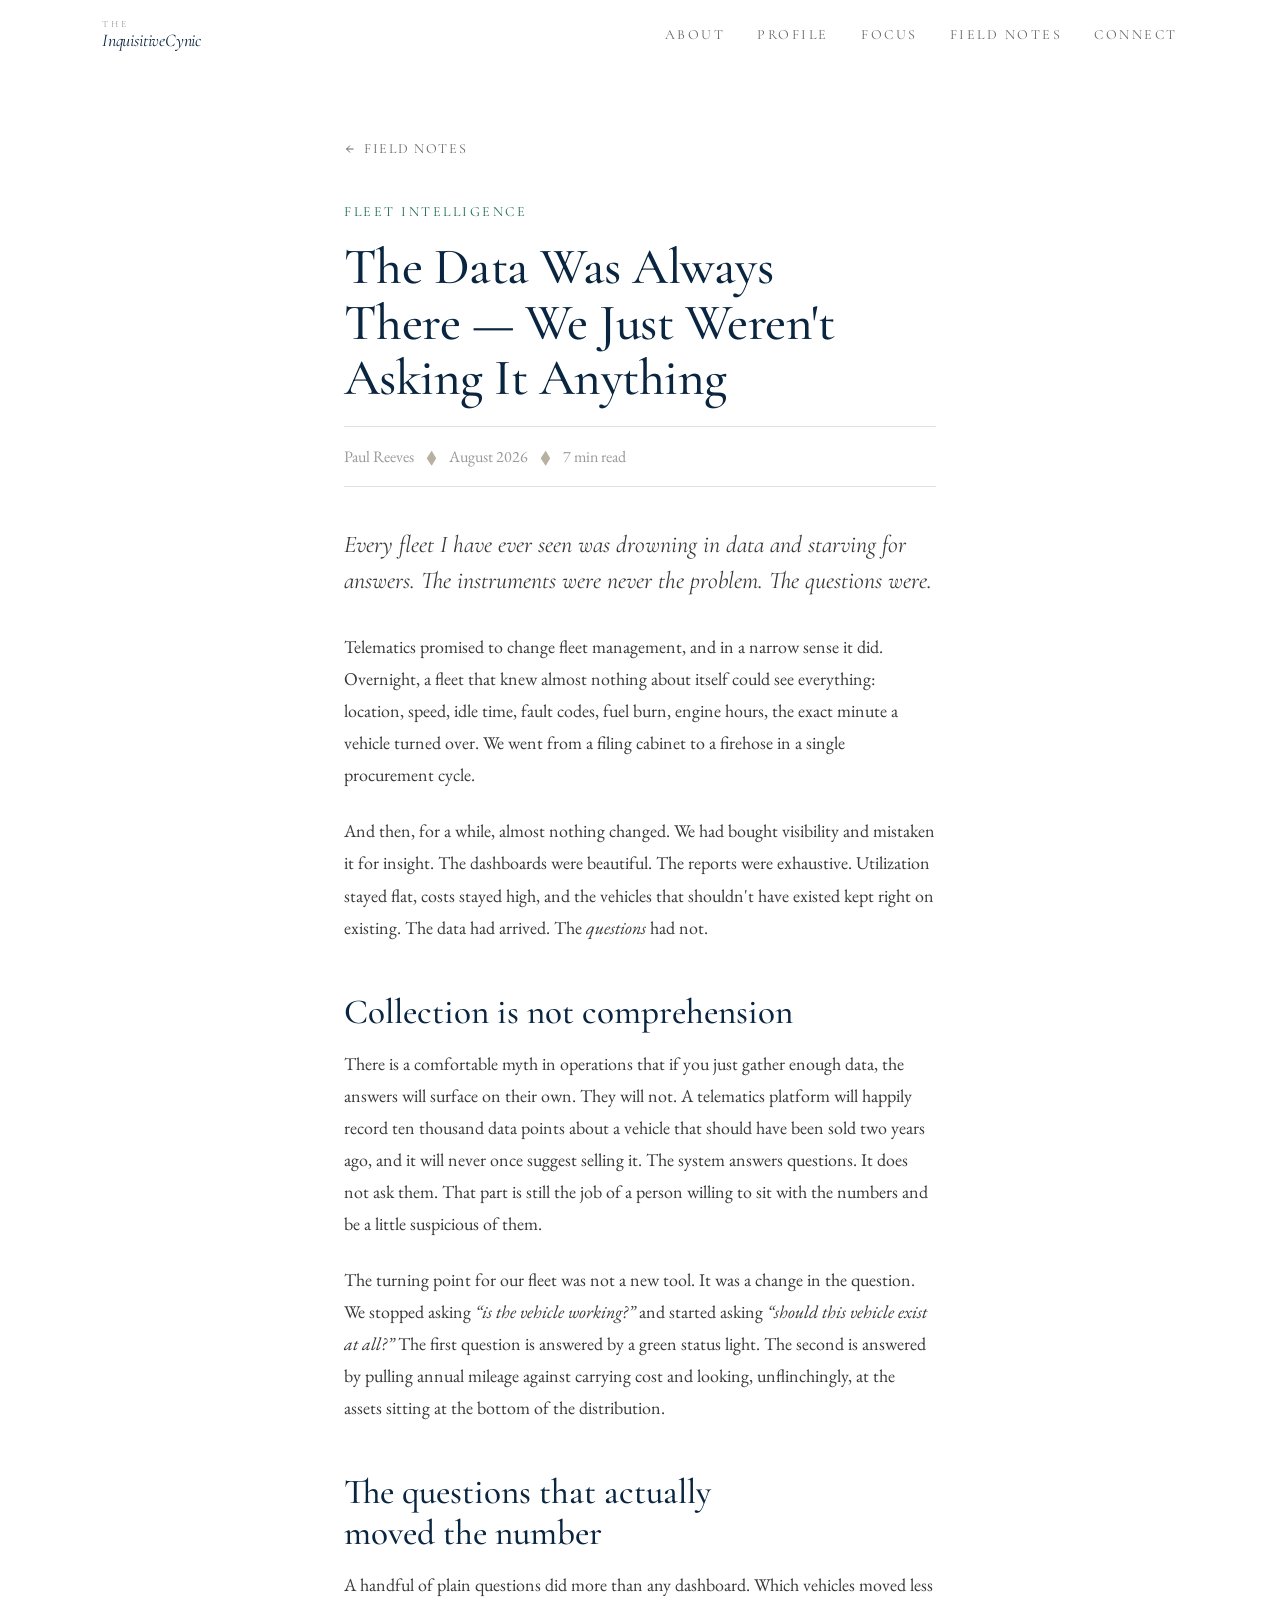
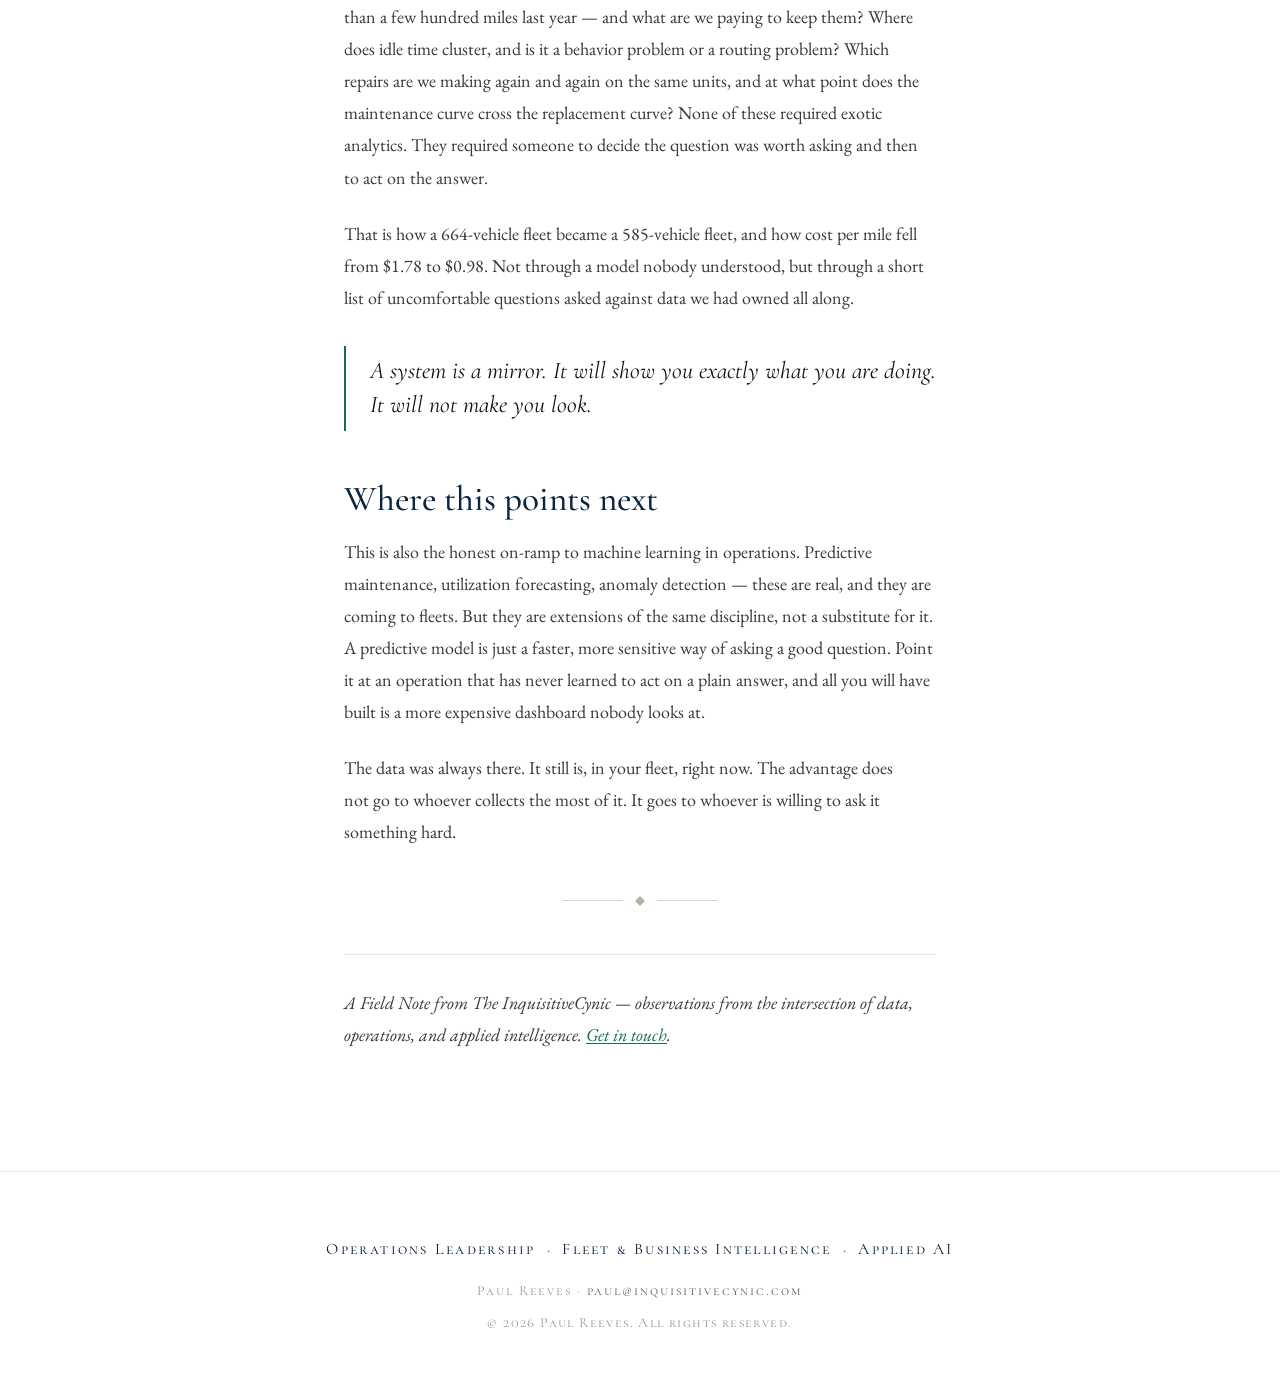
<file: notes/data-was-always-there.html>
<!DOCTYPE html>
<html lang="en" data-theme="light">
<head>
  <meta charset="UTF-8" />
  <meta name="viewport" content="width=device-width, initial-scale=1.0" />
  <title>The Data Was Always There — We Just Weren't Asking It Anything — The InquisitiveCynic</title>
  <meta name="description" content="On the gap between collecting data and comprehending it in institutional fleet management — and what changes when you finally close it. By Paul Reeves." />
  <meta property="og:title" content="The Data Was Always There — We Just Weren't Asking It Anything" />
  <meta property="og:description" content="Collection is not comprehension." />
  <meta property="og:type" content="article" />
  <link rel="preconnect" href="https://fonts.googleapis.com" />
  <link rel="preconnect" href="https://fonts.gstatic.com" crossorigin />
  <link href="https://fonts.googleapis.com/css2?family=Cormorant+Garamond:ital,wght@0,300;0,400;0,500;0,600;1,300;1,400;1,500;1,600&family=EB+Garamond:ital,wght@0,400;0,500;1,400;1,500&family=Cormorant+SC:wght@300;400;500&display=swap" rel="stylesheet" />
  <link rel="icon" href="../images/favicon.svg" type="image/svg+xml" />
  <link rel="stylesheet" href="../css/style.css" />
  <link rel="stylesheet" href="../css/article.css" />
</head>
<body>

  <header class="site-header" id="top">
    <div class="header-inner">
      <a href="../index.html" class="logo-link" aria-label="The InquisitiveCynic home">
        <div class="logo-wordmark">
          <span class="logo-the">The</span>
          <span class="logo-name">InquisitiveCynic</span>
        </div>
      </a>
      <nav class="site-nav" role="navigation" aria-label="Main navigation">
        <a href="../index.html#about">About</a>
        <a href="../profile.html">Profile</a>
        <a href="../index.html#focus">Focus</a>
        <a href="../index.html#field-notes">Field Notes</a>
        <a href="../index.html#connect">Connect</a>
      </nav>
      <button class="theme-toggle" data-theme-toggle aria-label="Switch to dark mode">
        <svg width="18" height="18" viewBox="0 0 24 24" fill="none" stroke="currentColor" stroke-width="2"><path d="M21 12.79A9 9 0 1 1 11.21 3 7 7 0 0 0 21 12.79z"/></svg>
      </button>
    </div>
  </header>

  <main>
    <article class="article-wrap">
      <a href="../index.html#field-notes" class="article-back">
        <svg width="12" height="12" viewBox="0 0 24 24" fill="none" stroke="currentColor" stroke-width="2" aria-hidden="true"><path d="M19 12H5M12 19l-7-7 7-7"/></svg>
        Field Notes
      </a>

      <header class="article-header">
        <p class="article-eyebrow">Fleet Intelligence</p>
        <h1 class="article-title">The Data Was Always There — We Just Weren't Asking It Anything</h1>
        <div class="article-meta">
          <span>Paul Reeves</span>
          <span class="dot" aria-hidden="true">◆</span>
          <span>August 2026</span>
          <span class="dot" aria-hidden="true">◆</span>
          <span>7 min read</span>
        </div>
      </header>

      <p class="article-lead">
        Every fleet I have ever seen was drowning in data and starving for answers. The instruments were never
        the problem. The questions were.
      </p>

      <div class="prose">
        <p>
          Telematics promised to change fleet management, and in a narrow sense it did. Overnight, a fleet that
          knew almost nothing about itself could see everything: location, speed, idle time, fault codes, fuel
          burn, engine hours, the exact minute a vehicle turned over. We went from a filing cabinet to a firehose
          in a single procurement cycle.
        </p>
        <p>
          And then, for a while, almost nothing changed. We had bought visibility and mistaken it for insight.
          The dashboards were beautiful. The reports were exhaustive. Utilization stayed flat, costs stayed high,
          and the vehicles that shouldn't have existed kept right on existing. The data had arrived. The
          <em>questions</em> had not.
        </p>

        <h2>Collection is not comprehension</h2>
        <p>
          There is a comfortable myth in operations that if you just gather enough data, the answers will surface
          on their own. They will not. A telematics platform will happily record ten thousand data points about a
          vehicle that should have been sold two years ago, and it will never once suggest selling it. The system
          answers questions. It does not ask them. That part is still the job of a person willing to sit with the
          numbers and be a little suspicious of them.
        </p>
        <p>
          The turning point for our fleet was not a new tool. It was a change in the question. We stopped asking
          <em>“is the vehicle working?”</em> and started asking <em>“should this vehicle exist at all?”</em> The
          first question is answered by a green status light. The second is answered by pulling annual mileage
          against carrying cost and looking, unflinchingly, at the assets sitting at the bottom of the
          distribution.
        </p>

        <h2>The questions that actually moved the number</h2>
        <p>
          A handful of plain questions did more than any dashboard. Which vehicles moved less than a few hundred
          miles last year — and what are we paying to keep them? Where does idle time cluster, and is it a
          behavior problem or a routing problem? Which repairs are we making again and again on the same units,
          and at what point does the maintenance curve cross the replacement curve? None of these required exotic
          analytics. They required someone to decide the question was worth asking and then to act on the answer.
        </p>
        <p>
          That is how a 664-vehicle fleet became a 585-vehicle fleet, and how cost per mile fell from $1.78 to
          $0.98. Not through a model nobody understood, but through a short list of uncomfortable questions asked
          against data we had owned all along.
        </p>

        <blockquote>
          A system is a mirror. It will show you exactly what you are doing. It will not make you look.
        </blockquote>

        <h2>Where this points next</h2>
        <p>
          This is also the honest on-ramp to machine learning in operations. Predictive maintenance, utilization
          forecasting, anomaly detection — these are real, and they are coming to fleets. But they are extensions
          of the same discipline, not a substitute for it. A predictive model is just a faster, more sensitive way
          of asking a good question. Point it at an operation that has never learned to act on a plain answer, and
          all you will have built is a more expensive dashboard nobody looks at.
        </p>
        <p>
          The data was always there. It still is, in your fleet, right now. The advantage does not go to whoever
          collects the most of it. It goes to whoever is willing to ask it something hard.
        </p>

        <div class="article-rule" aria-hidden="true">
          <span></span>
          <svg viewBox="0 0 16 16" fill="currentColor"><polygon points="8,0 16,8 8,16 0,8"/></svg>
          <span></span>
        </div>

        <p class="article-footer-note">
          A Field Note from The InquisitiveCynic — observations from the intersection of data, operations, and
          applied intelligence. <a href="../index.html#connect">Get in touch</a>.
        </p>
      </div>
    </article>
  </main>

  <footer class="site-footer" role="contentinfo">
    <div class="footer-inner">
      <div class="footer-pillars">
        <span class="footer-pillar">Operations Leadership</span>
        <span class="footer-pillar-sep" aria-hidden="true">·</span>
        <span class="footer-pillar">Fleet &amp; Business Intelligence</span>
        <span class="footer-pillar-sep" aria-hidden="true">·</span>
        <span class="footer-pillar">Applied AI</span>
      </div>
      <p class="footer-sub">Paul Reeves · <a href="mailto:paul@inquisitivecynic.com">paul@inquisitivecynic.com</a></p>
      <p class="footer-copy">© 2026 Paul Reeves. All rights reserved.</p>
    </div>
  </footer>

  <script src="../js/main.js"></script>
</body>
</html>
</file>
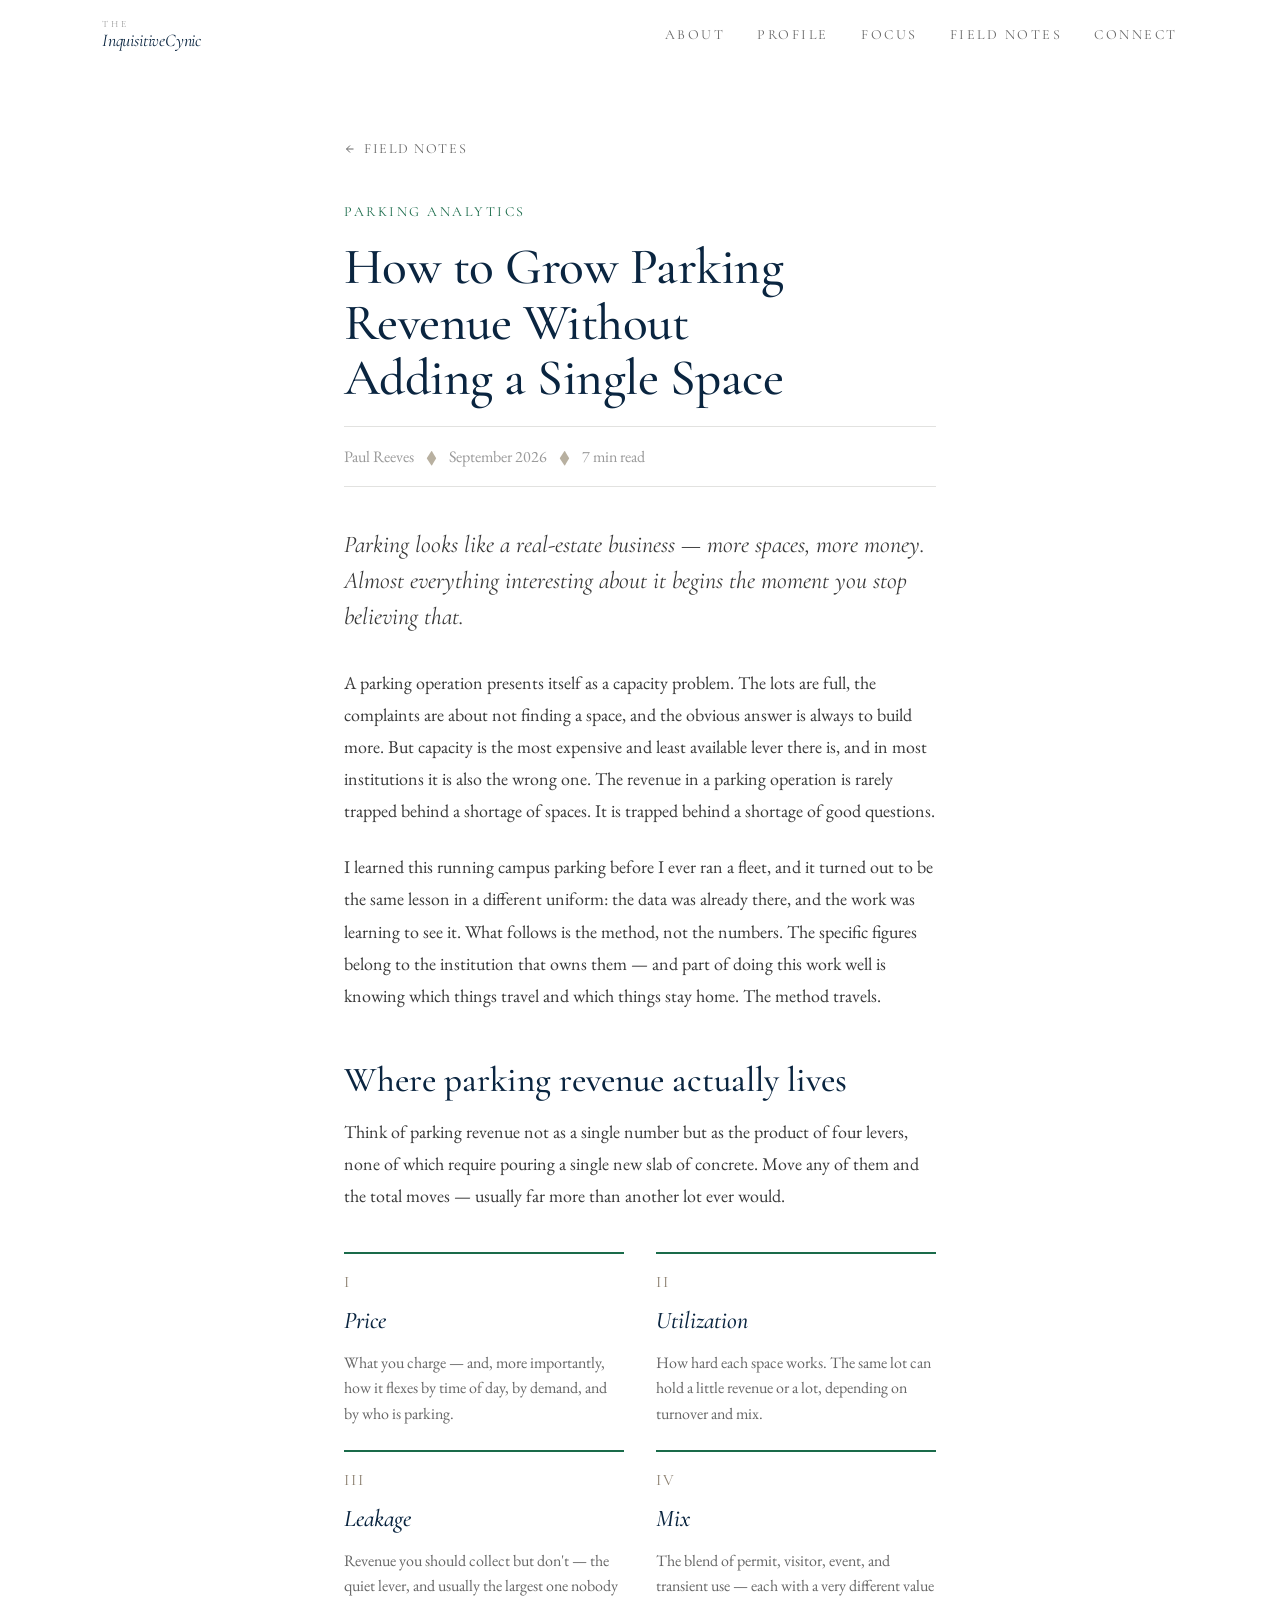
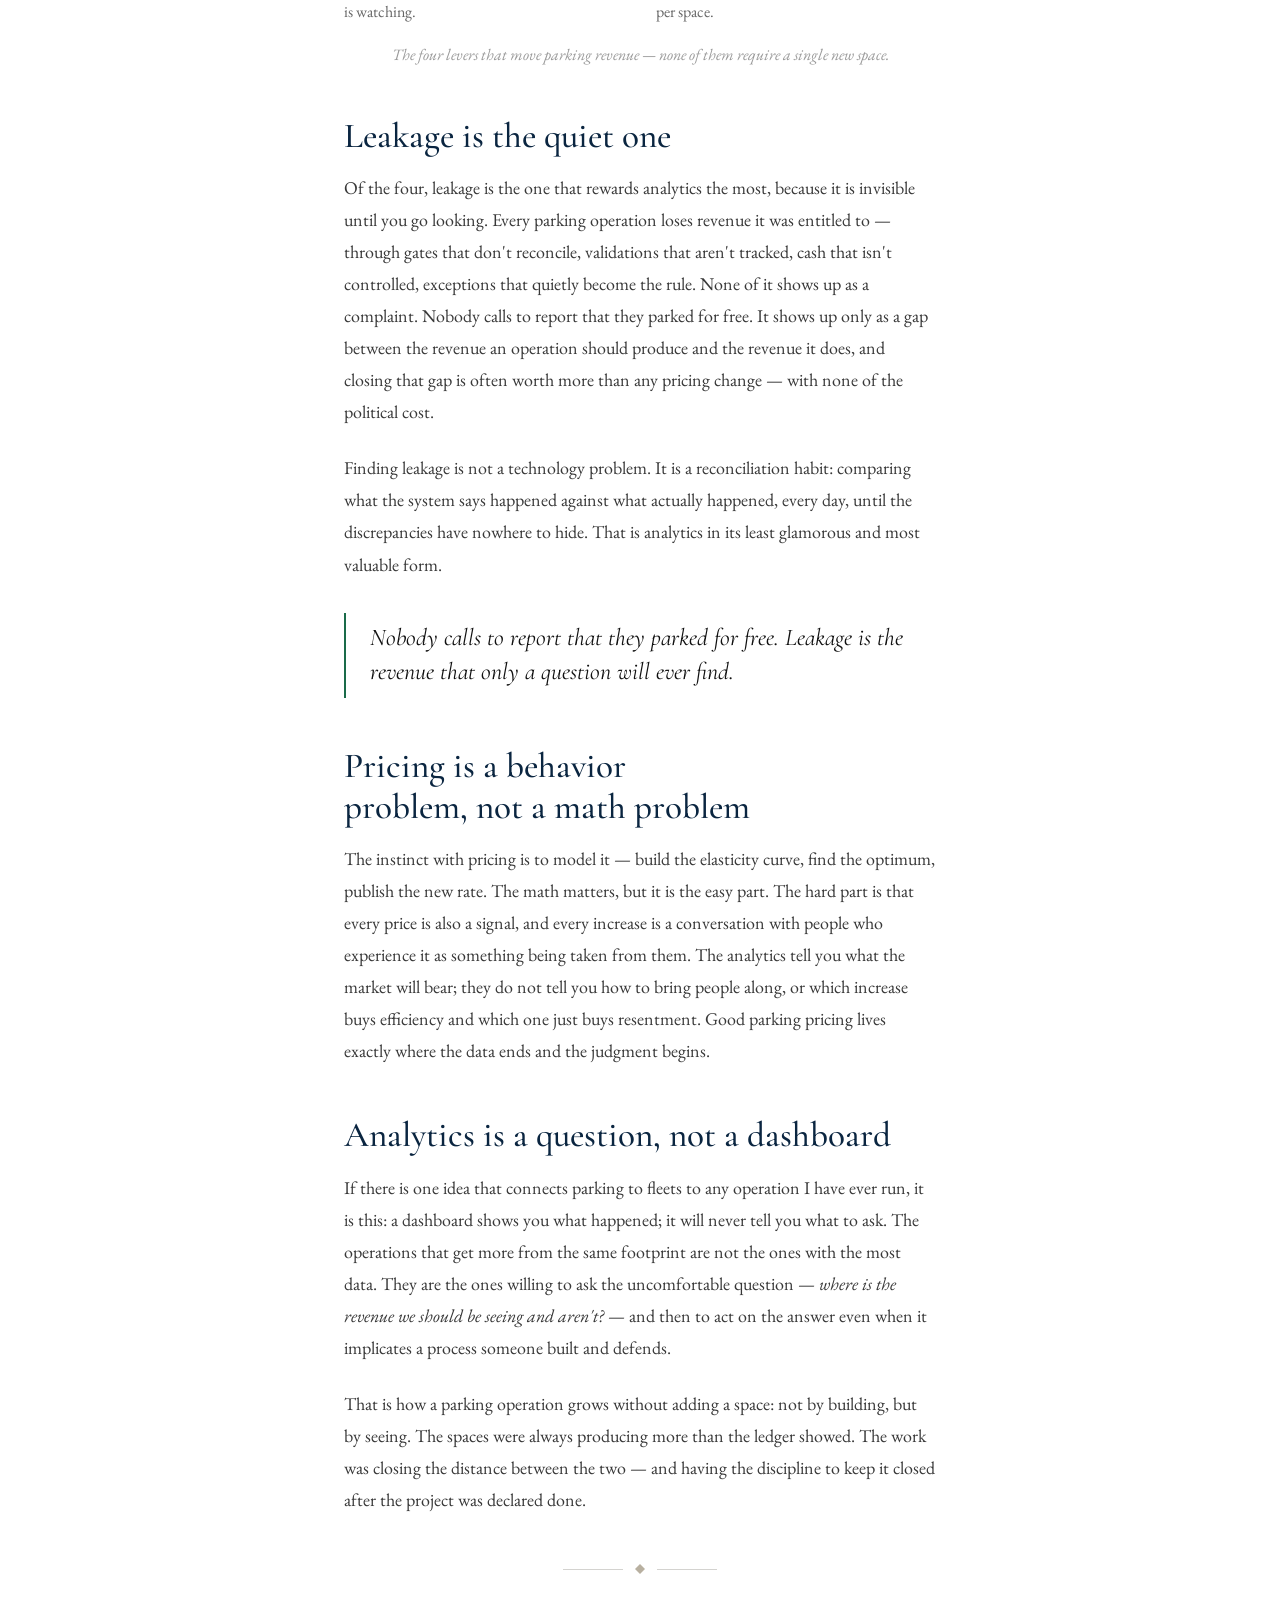
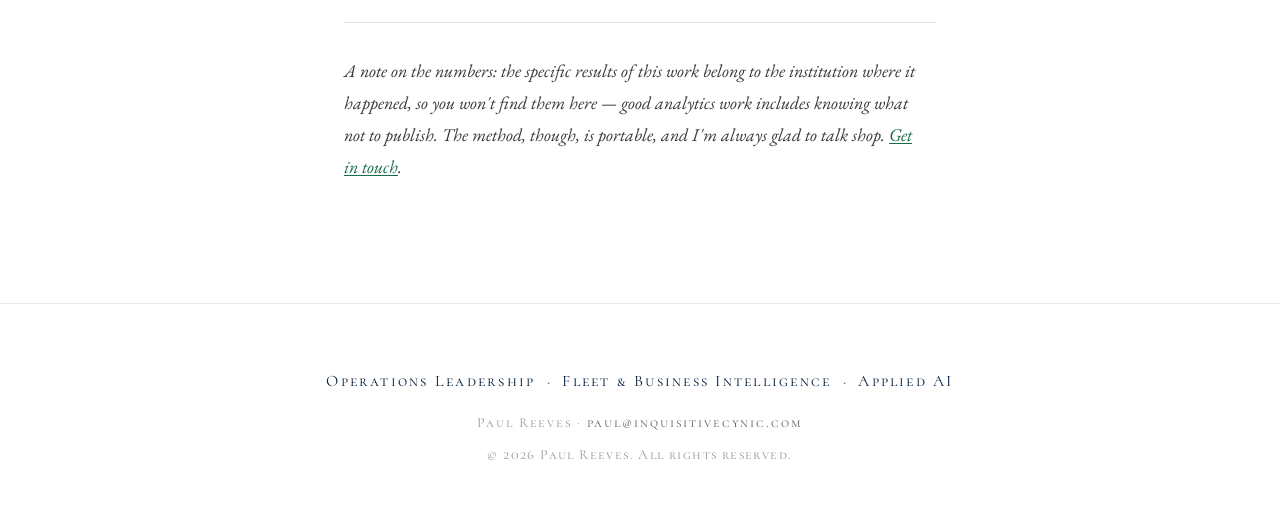
<file: notes/parking-analytics.html>
<!DOCTYPE html>
<html lang="en" data-theme="light">
<head>
  <meta charset="UTF-8" />
  <meta name="viewport" content="width=device-width, initial-scale=1.0" />
  <title>How to Grow Parking Revenue Without Adding a Single Space — The InquisitiveCynic</title>
  <meta name="description" content="Parking looks like a capacity business. It almost never is. A method for finding the revenue that's already there — without exposing a single institution's numbers. By Paul Reeves." />
  <meta property="og:title" content="How to Grow Parking Revenue Without Adding a Single Space" />
  <meta property="og:description" content="The revenue was already there. The work was learning to see it." />
  <meta property="og:type" content="article" />
  <link rel="preconnect" href="https://fonts.googleapis.com" />
  <link rel="preconnect" href="https://fonts.gstatic.com" crossorigin />
  <link href="https://fonts.googleapis.com/css2?family=Cormorant+Garamond:ital,wght@0,300;0,400;0,500;0,600;1,300;1,400;1,500;1,600&family=EB+Garamond:ital,wght@0,400;0,500;1,400;1,500&family=Cormorant+SC:wght@300;400;500&display=swap" rel="stylesheet" />
  <link rel="icon" href="../images/favicon.svg" type="image/svg+xml" />
  <link rel="stylesheet" href="../css/style.css" />
  <link rel="stylesheet" href="../css/article.css" />
  <style>
    /* Conceptual lever diagram — no data, theme-aware via site tokens */
    .lever-grid {
      display: grid;
      grid-template-columns: 1fr 1fr;
      gap: var(--space-6) var(--space-8);
      margin-top: var(--space-2);
    }
    @media (max-width: 480px) { .lever-grid { grid-template-columns: 1fr; } }
    .lever { border-top: 2px solid var(--color-green); padding-top: var(--space-3); }
    .lever-num { font-family: var(--font-sc); color: var(--color-gold); font-size: var(--text-sm); letter-spacing: 0.12em; }
    .lever h4 {
      font-family: var(--font-display); font-style: italic; font-weight: 500;
      font-size: var(--text-lg); color: var(--color-navy);
      margin: var(--space-1) 0 var(--space-2);
    }
    [data-theme="dark"] .lever h4 { color: var(--color-text); }
    .lever p { font-family: var(--font-body); font-size: var(--text-sm); color: var(--color-text-muted); line-height: 1.6; margin: 0; }
  </style>
</head>
<body>

  <header class="site-header" id="top">
    <div class="header-inner">
      <a href="../index.html" class="logo-link" aria-label="The InquisitiveCynic home">
        <div class="logo-wordmark">
          <span class="logo-the">The</span>
          <span class="logo-name">InquisitiveCynic</span>
        </div>
      </a>
      <nav class="site-nav" role="navigation" aria-label="Main navigation">
        <a href="../index.html#about">About</a>
        <a href="../profile.html">Profile</a>
        <a href="../index.html#focus">Focus</a>
        <a href="../index.html#field-notes">Field Notes</a>
        <a href="../index.html#connect">Connect</a>
      </nav>
      <button class="theme-toggle" data-theme-toggle aria-label="Switch to dark mode">
        <svg width="18" height="18" viewBox="0 0 24 24" fill="none" stroke="currentColor" stroke-width="2"><path d="M21 12.79A9 9 0 1 1 11.21 3 7 7 0 0 0 21 12.79z"/></svg>
      </button>
    </div>
  </header>

  <main>
    <article class="article-wrap">
      <a href="../index.html#field-notes" class="article-back">
        <svg width="12" height="12" viewBox="0 0 24 24" fill="none" stroke="currentColor" stroke-width="2" aria-hidden="true"><path d="M19 12H5M12 19l-7-7 7-7"/></svg>
        Field Notes
      </a>

      <header class="article-header">
        <p class="article-eyebrow">Parking Analytics</p>
        <h1 class="article-title">How to Grow Parking Revenue Without Adding a Single Space</h1>
        <div class="article-meta">
          <span>Paul Reeves</span>
          <span class="dot" aria-hidden="true">◆</span>
          <span>September 2026</span>
          <span class="dot" aria-hidden="true">◆</span>
          <span>7 min read</span>
        </div>
      </header>

      <p class="article-lead">
        Parking looks like a real-estate business — more spaces, more money. Almost everything
        interesting about it begins the moment you stop believing that.
      </p>

      <div class="prose">
        <p>
          A parking operation presents itself as a capacity problem. The lots are full, the complaints
          are about not finding a space, and the obvious answer is always to build more. But capacity is
          the most expensive and least available lever there is, and in most institutions it is also the
          wrong one. The revenue in a parking operation is rarely trapped behind a shortage of spaces. It
          is trapped behind a shortage of good questions.
        </p>
        <p>
          I learned this running campus parking before I ever ran a fleet, and it turned out to be the
          same lesson in a different uniform: the data was already there, and the work was learning to see
          it. What follows is the method, not the numbers. The specific figures belong to the institution
          that owns them — and part of doing this work well is knowing which things travel and which things
          stay home. The method travels.
        </p>

        <h2>Where parking revenue actually lives</h2>
        <p>
          Think of parking revenue not as a single number but as the product of four levers, none of which
          require pouring a single new slab of concrete. Move any of them and the total moves — usually far
          more than another lot ever would.
        </p>

        <figure class="article-figure">
          <div class="lever-grid">
            <div class="lever">
              <span class="lever-num">I</span>
              <h4>Price</h4>
              <p>What you charge — and, more importantly, how it flexes by time of day, by demand, and by who is parking.</p>
            </div>
            <div class="lever">
              <span class="lever-num">II</span>
              <h4>Utilization</h4>
              <p>How hard each space works. The same lot can hold a little revenue or a lot, depending on turnover and mix.</p>
            </div>
            <div class="lever">
              <span class="lever-num">III</span>
              <h4>Leakage</h4>
              <p>Revenue you should collect but don't — the quiet lever, and usually the largest one nobody is watching.</p>
            </div>
            <div class="lever">
              <span class="lever-num">IV</span>
              <h4>Mix</h4>
              <p>The blend of permit, visitor, event, and transient use — each with a very different value per space.</p>
            </div>
          </div>
          <figcaption>The four levers that move parking revenue — none of them require a single new space.</figcaption>
        </figure>

        <h2>Leakage is the quiet one</h2>
        <p>
          Of the four, leakage is the one that rewards analytics the most, because it is invisible until you
          go looking. Every parking operation loses revenue it was entitled to — through gates that don't
          reconcile, validations that aren't tracked, cash that isn't controlled, exceptions that quietly
          become the rule. None of it shows up as a complaint. Nobody calls to report that they parked for
          free. It shows up only as a gap between the revenue an operation should produce and the revenue it
          does, and closing that gap is often worth more than any pricing change — with none of the political
          cost.
        </p>
        <p>
          Finding leakage is not a technology problem. It is a reconciliation habit: comparing what the
          system says happened against what actually happened, every day, until the discrepancies have
          nowhere to hide. That is analytics in its least glamorous and most valuable form.
        </p>

        <blockquote>
          Nobody calls to report that they parked for free. Leakage is the revenue that only a question will
          ever find.
        </blockquote>

        <h2>Pricing is a behavior problem, not a math problem</h2>
        <p>
          The instinct with pricing is to model it — build the elasticity curve, find the optimum, publish
          the new rate. The math matters, but it is the easy part. The hard part is that every price is also
          a signal, and every increase is a conversation with people who experience it as something being
          taken from them. The analytics tell you what the market will bear; they do not tell you how to
          bring people along, or which increase buys efficiency and which one just buys resentment. Good
          parking pricing lives exactly where the data ends and the judgment begins.
        </p>

        <h2>Analytics is a question, not a dashboard</h2>
        <p>
          If there is one idea that connects parking to fleets to any operation I have ever run, it is this:
          a dashboard shows you what happened; it will never tell you what to ask. The operations that get
          more from the same footprint are not the ones with the most data. They are the ones willing to ask
          the uncomfortable question — <em>where is the revenue we should be seeing and aren't?</em> — and
          then to act on the answer even when it implicates a process someone built and defends.
        </p>
        <p>
          That is how a parking operation grows without adding a space: not by building, but by seeing. The
          spaces were always producing more than the ledger showed. The work was closing the distance
          between the two — and having the discipline to keep it closed after the project was declared done.
        </p>

        <div class="article-rule" aria-hidden="true">
          <span></span>
          <svg viewBox="0 0 16 16" fill="currentColor"><polygon points="8,0 16,8 8,16 0,8"/></svg>
          <span></span>
        </div>

        <p class="article-footer-note">
          A note on the numbers: the specific results of this work belong to the institution where it
          happened, so you won't find them here — good analytics work includes knowing what not to publish.
          The method, though, is portable, and I'm always glad to talk shop.
          <a href="../index.html#connect">Get in touch</a>.
        </p>
      </div>
    </article>
  </main>

  <footer class="site-footer" role="contentinfo">
    <div class="footer-inner">
      <div class="footer-pillars">
        <span class="footer-pillar">Operations Leadership</span>
        <span class="footer-pillar-sep" aria-hidden="true">·</span>
        <span class="footer-pillar">Fleet &amp; Business Intelligence</span>
        <span class="footer-pillar-sep" aria-hidden="true">·</span>
        <span class="footer-pillar">Applied AI</span>
      </div>
      <p class="footer-sub">Paul Reeves · <a href="mailto:paul@inquisitivecynic.com">paul@inquisitivecynic.com</a></p>
      <p class="footer-copy">© 2026 Paul Reeves. All rights reserved.</p>
    </div>
  </footer>

  <script src="../js/main.js"></script>
</body>
</html>
</file>
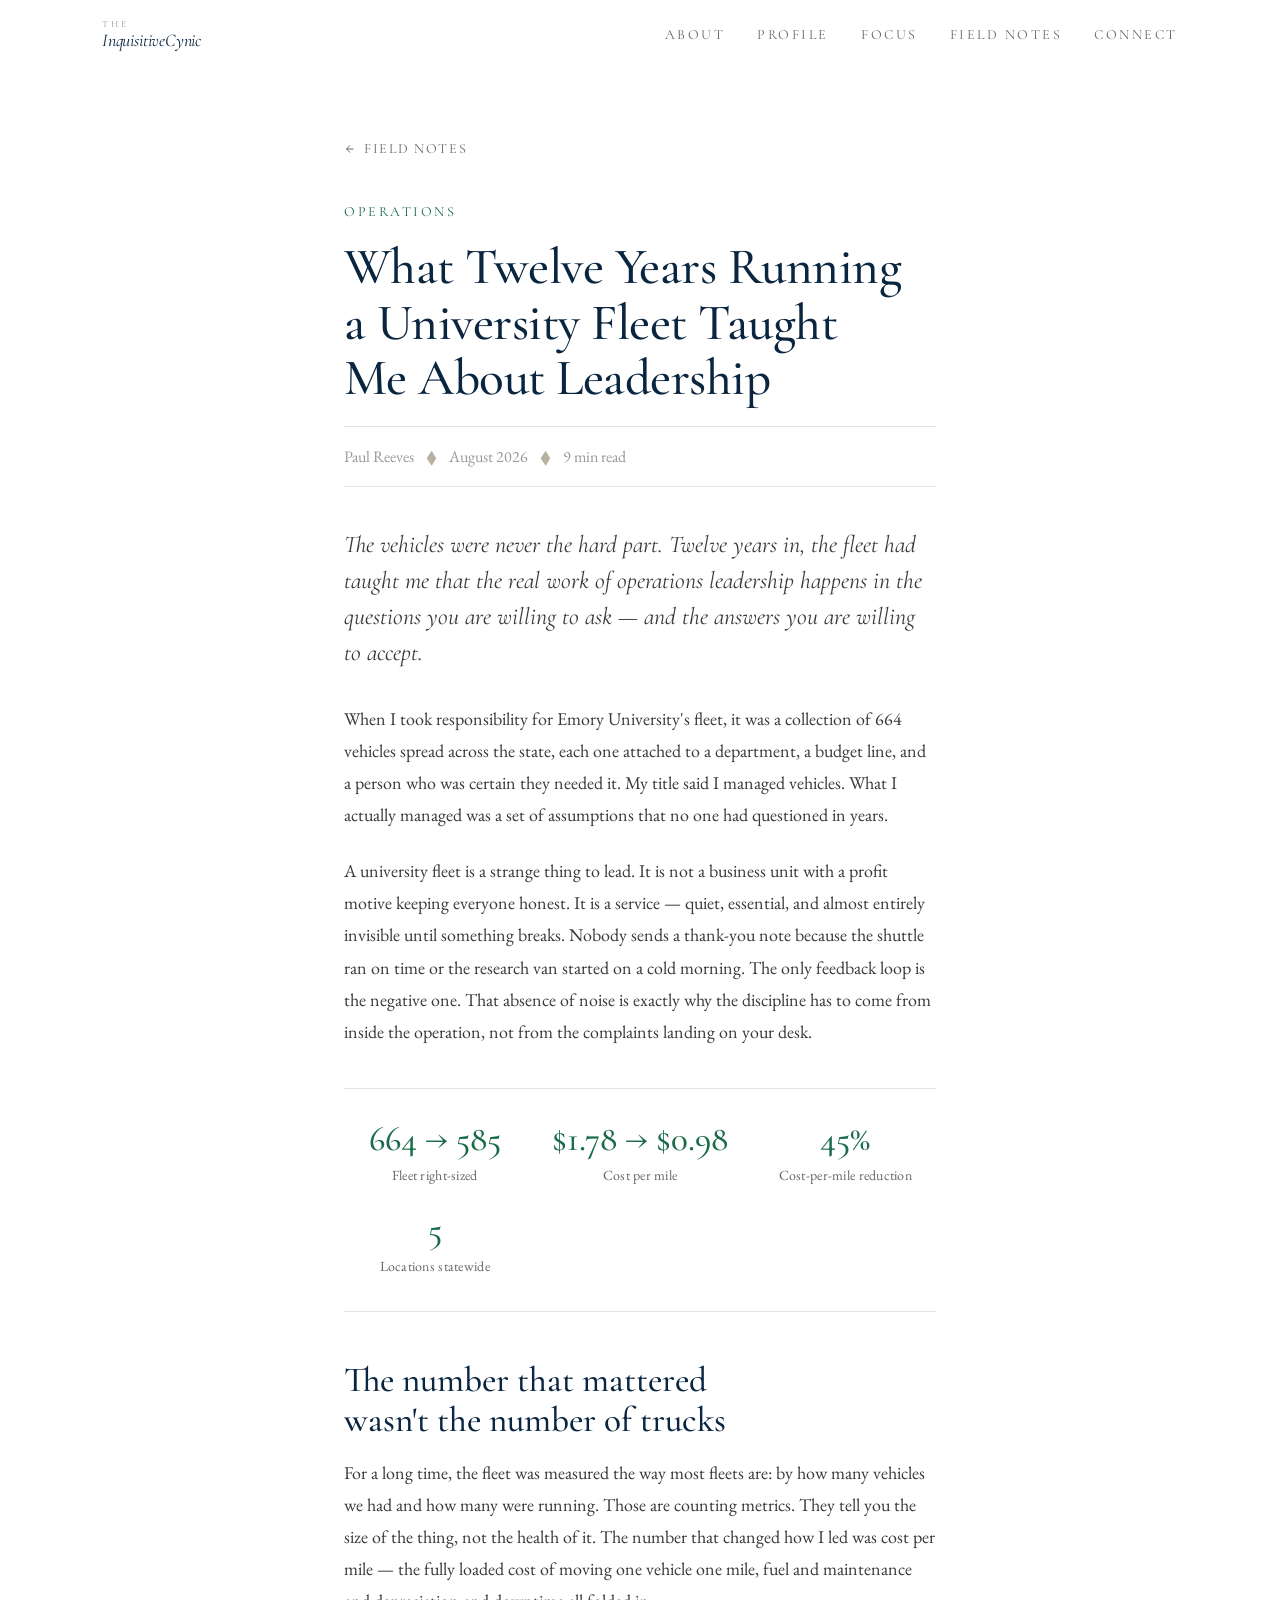
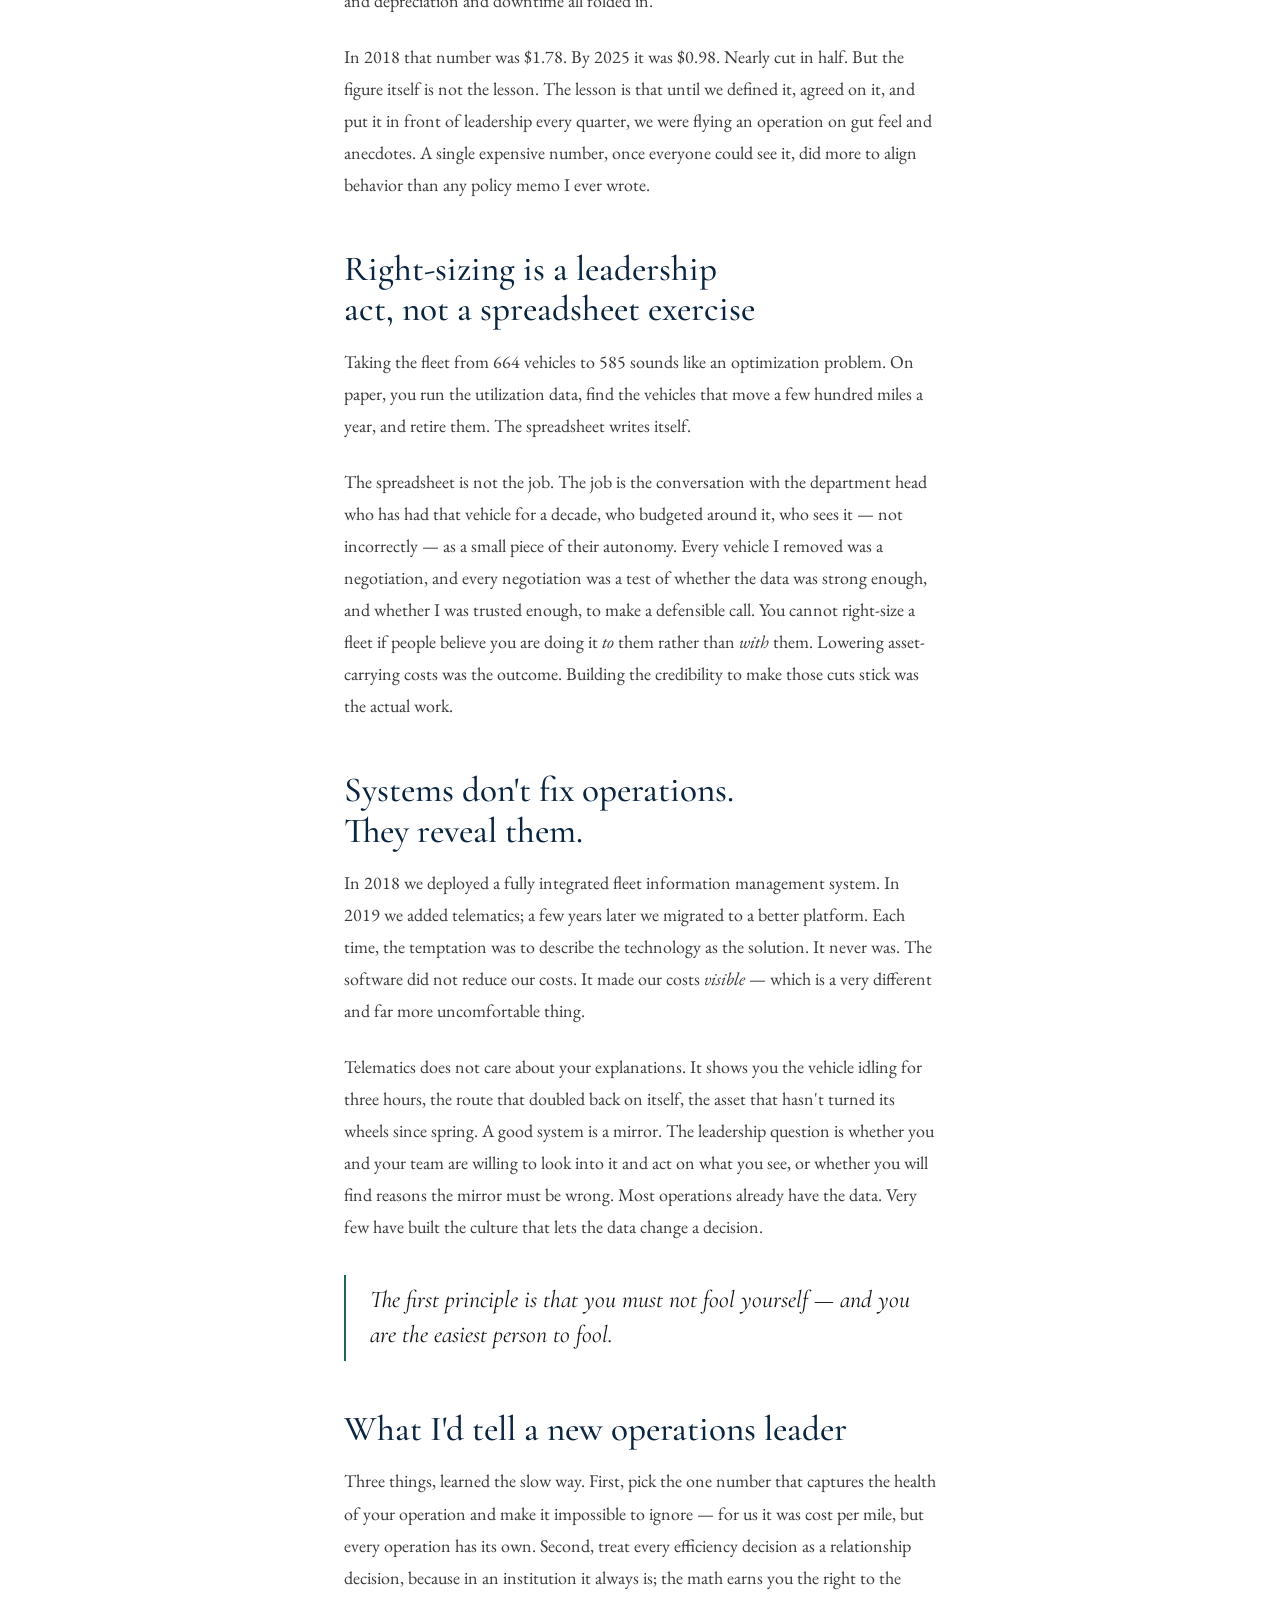
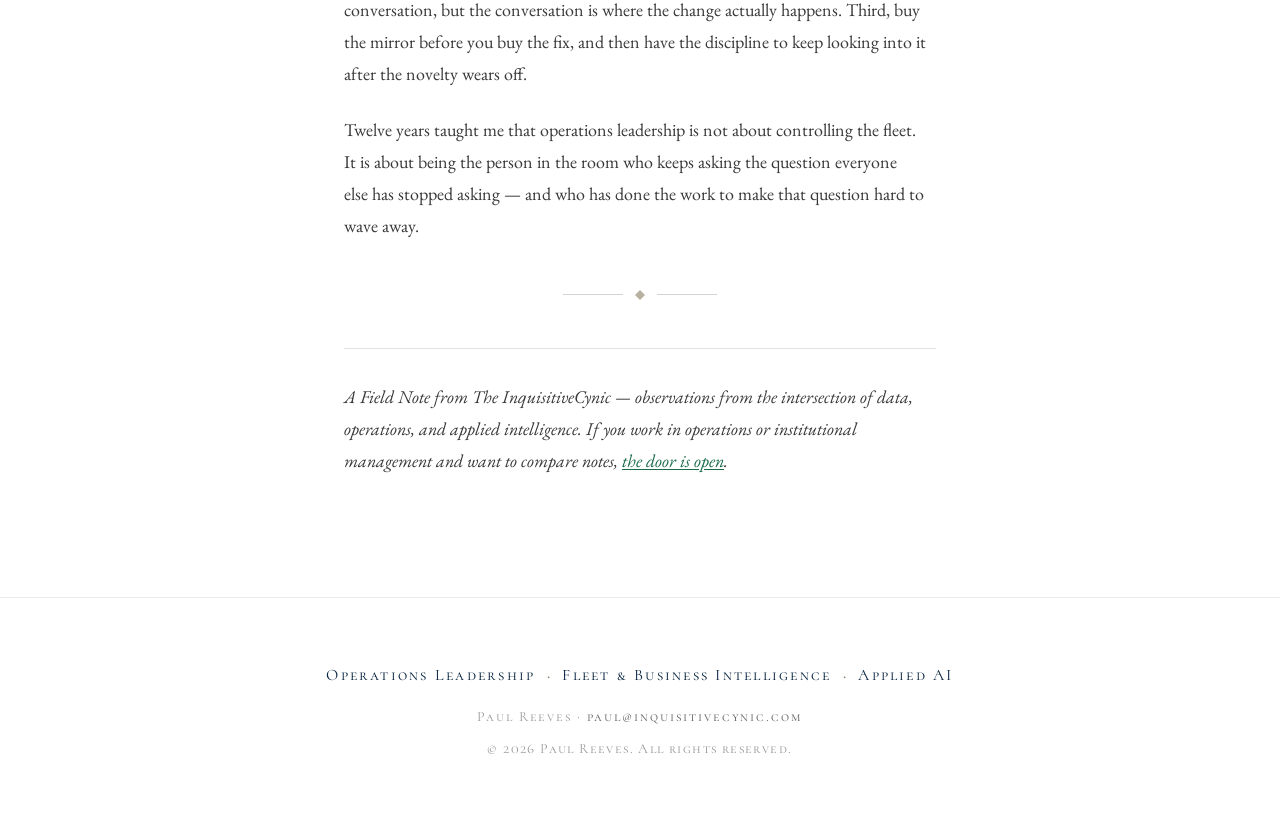
<file: notes/university-fleet-leadership.html>
<!DOCTYPE html>
<html lang="en" data-theme="light">
<head>
  <meta charset="UTF-8" />
  <meta name="viewport" content="width=device-width, initial-scale=1.0" />
  <title>What Twelve Years Running a University Fleet Taught Me About Leadership — The InquisitiveCynic</title>
  <meta name="description" content="Cutting cost-per-mile nearly in half, right-sizing a 664-vehicle fleet, and the leadership lessons that no management book quite prepares you for. By Paul Reeves." />
  <meta property="og:title" content="What Twelve Years Running a University Fleet Taught Me About Leadership" />
  <meta property="og:description" content="The operational lessons that only show up on the ground." />
  <meta property="og:type" content="article" />
  <link rel="preconnect" href="https://fonts.googleapis.com" />
  <link rel="preconnect" href="https://fonts.gstatic.com" crossorigin />
  <link href="https://fonts.googleapis.com/css2?family=Cormorant+Garamond:ital,wght@0,300;0,400;0,500;0,600;1,300;1,400;1,500;1,600&family=EB+Garamond:ital,wght@0,400;0,500;1,400;1,500&family=Cormorant+SC:wght@300;400;500&display=swap" rel="stylesheet" />
  <link rel="icon" href="../images/favicon.svg" type="image/svg+xml" />
  <link rel="stylesheet" href="../css/style.css" />
  <link rel="stylesheet" href="../css/article.css" />
</head>
<body>

  <header class="site-header" id="top">
    <div class="header-inner">
      <a href="../index.html" class="logo-link" aria-label="The InquisitiveCynic home">
        <div class="logo-wordmark">
          <span class="logo-the">The</span>
          <span class="logo-name">InquisitiveCynic</span>
        </div>
      </a>
      <nav class="site-nav" role="navigation" aria-label="Main navigation">
        <a href="../index.html#about">About</a>
        <a href="../profile.html">Profile</a>
        <a href="../index.html#focus">Focus</a>
        <a href="../index.html#field-notes">Field Notes</a>
        <a href="../index.html#connect">Connect</a>
      </nav>
      <button class="theme-toggle" data-theme-toggle aria-label="Switch to dark mode">
        <svg width="18" height="18" viewBox="0 0 24 24" fill="none" stroke="currentColor" stroke-width="2"><path d="M21 12.79A9 9 0 1 1 11.21 3 7 7 0 0 0 21 12.79z"/></svg>
      </button>
    </div>
  </header>

  <main>
    <article class="article-wrap">
      <a href="../index.html#field-notes" class="article-back">
        <svg width="12" height="12" viewBox="0 0 24 24" fill="none" stroke="currentColor" stroke-width="2" aria-hidden="true"><path d="M19 12H5M12 19l-7-7 7-7"/></svg>
        Field Notes
      </a>

      <header class="article-header">
        <p class="article-eyebrow">Operations</p>
        <h1 class="article-title">What Twelve Years Running a University Fleet Taught Me About Leadership</h1>
        <div class="article-meta">
          <span>Paul Reeves</span>
          <span class="dot" aria-hidden="true">◆</span>
          <span>August 2026</span>
          <span class="dot" aria-hidden="true">◆</span>
          <span>9 min read</span>
        </div>
      </header>

      <p class="article-lead">
        The vehicles were never the hard part. Twelve years in, the fleet had taught me that the real work of
        operations leadership happens in the questions you are willing to ask — and the answers you are willing
        to accept.
      </p>

      <div class="prose">
        <p>
          When I took responsibility for Emory University's fleet, it was a collection of 664 vehicles spread
          across the state, each one attached to a department, a budget line, and a person who was certain they
          needed it. My title said I managed vehicles. What I actually managed was a set of assumptions that no
          one had questioned in years.
        </p>
        <p>
          A university fleet is a strange thing to lead. It is not a business unit with a profit motive keeping
          everyone honest. It is a service — quiet, essential, and almost entirely invisible until something
          breaks. Nobody sends a thank-you note because the shuttle ran on time or the research van started on a
          cold morning. The only feedback loop is the negative one. That absence of noise is exactly why the
          discipline has to come from inside the operation, not from the complaints landing on your desk.
        </p>

        <div class="stat-row" role="group" aria-label="Fleet at a glance">
          <div class="stat"><div class="stat-num">664&nbsp;→&nbsp;585</div><div class="stat-label">Fleet right-sized</div></div>
          <div class="stat"><div class="stat-num">$1.78&nbsp;→&nbsp;$0.98</div><div class="stat-label">Cost per mile</div></div>
          <div class="stat"><div class="stat-num">45%</div><div class="stat-label">Cost-per-mile reduction</div></div>
          <div class="stat"><div class="stat-num">5</div><div class="stat-label">Locations statewide</div></div>
        </div>

        <h2>The number that mattered wasn't the number of trucks</h2>
        <p>
          For a long time, the fleet was measured the way most fleets are: by how many vehicles we had and how
          many were running. Those are counting metrics. They tell you the size of the thing, not the health of
          it. The number that changed how I led was cost per mile — the fully loaded cost of moving one vehicle
          one mile, fuel and maintenance and depreciation and downtime all folded in.
        </p>
        <p>
          In 2018 that number was $1.78. By 2025 it was $0.98. Nearly cut in half. But the figure itself is not
          the lesson. The lesson is that until we defined it, agreed on it, and put it in front of leadership
          every quarter, we were flying an operation on gut feel and anecdotes. A single expensive number, once
          everyone could see it, did more to align behavior than any policy memo I ever wrote.
        </p>

        <h2>Right-sizing is a leadership act, not a spreadsheet exercise</h2>
        <p>
          Taking the fleet from 664 vehicles to 585 sounds like an optimization problem. On paper, you run the
          utilization data, find the vehicles that move a few hundred miles a year, and retire them. The
          spreadsheet writes itself.
        </p>
        <p>
          The spreadsheet is not the job. The job is the conversation with the department head who has had that
          vehicle for a decade, who budgeted around it, who sees it — not incorrectly — as a small piece of
          their autonomy. Every vehicle I removed was a negotiation, and every negotiation was a test of whether
          the data was strong enough, and whether I was trusted enough, to make a defensible call. You cannot
          right-size a fleet if people believe you are doing it <em>to</em> them rather than <em>with</em> them.
          Lowering asset-carrying costs was the outcome. Building the credibility to make those cuts stick was
          the actual work.
        </p>

        <h2>Systems don't fix operations. They reveal them.</h2>
        <p>
          In 2018 we deployed a fully integrated fleet information management system. In 2019 we added
          telematics; a few years later we migrated to a better platform. Each time, the temptation was to
          describe the technology as the solution. It never was. The software did not reduce our costs. It made
          our costs <em>visible</em> — which is a very different and far more uncomfortable thing.
        </p>
        <p>
          Telematics does not care about your explanations. It shows you the vehicle idling for three hours, the
          route that doubled back on itself, the asset that hasn't turned its wheels since spring. A good system
          is a mirror. The leadership question is whether you and your team are willing to look into it and act
          on what you see, or whether you will find reasons the mirror must be wrong. Most operations already
          have the data. Very few have built the culture that lets the data change a decision.
        </p>

        <blockquote>
          The first principle is that you must not fool yourself — and you are the easiest person to fool.
        </blockquote>

        <h2>What I'd tell a new operations leader</h2>
        <p>
          Three things, learned the slow way. First, pick the one number that captures the health of your
          operation and make it impossible to ignore — for us it was cost per mile, but every operation has its
          own. Second, treat every efficiency decision as a relationship decision, because in an institution it
          always is; the math earns you the right to the conversation, but the conversation is where the change
          actually happens. Third, buy the mirror before you buy the fix, and then have the discipline to keep
          looking into it after the novelty wears off.
        </p>
        <p>
          Twelve years taught me that operations leadership is not about controlling the fleet. It is about being
          the person in the room who keeps asking the question everyone else has stopped asking — and who has
          done the work to make that question hard to wave away.
        </p>

        <div class="article-rule" aria-hidden="true">
          <span></span>
          <svg viewBox="0 0 16 16" fill="currentColor"><polygon points="8,0 16,8 8,16 0,8"/></svg>
          <span></span>
        </div>

        <p class="article-footer-note">
          A Field Note from The InquisitiveCynic — observations from the intersection of data, operations, and
          applied intelligence. If you work in operations or institutional management and want to compare notes,
          <a href="../index.html#connect">the door is open</a>.
        </p>
      </div>
    </article>
  </main>

  <footer class="site-footer" role="contentinfo">
    <div class="footer-inner">
      <div class="footer-pillars">
        <span class="footer-pillar">Operations Leadership</span>
        <span class="footer-pillar-sep" aria-hidden="true">·</span>
        <span class="footer-pillar">Fleet &amp; Business Intelligence</span>
        <span class="footer-pillar-sep" aria-hidden="true">·</span>
        <span class="footer-pillar">Applied AI</span>
      </div>
      <p class="footer-sub">Paul Reeves · <a href="mailto:paul@inquisitivecynic.com">paul@inquisitivecynic.com</a></p>
      <p class="footer-copy">© 2026 Paul Reeves. All rights reserved.</p>
    </div>
  </footer>

  <script src="../js/main.js"></script>
</body>
</html>
</file>
<file: css/style.css>
/* ============================================================
   THE INQUISITIVECYNIC — v2 Airy & Fresh
   Paul Reeves · inquisitivecynic.com
   Clean, modern, open. Type does the work.
   ============================================================ */

/* ─── DESIGN TOKENS ─── */
:root {
  --text-xs:   clamp(0.75rem,  0.7rem  + 0.25vw, 0.875rem);
  --text-sm:   clamp(0.875rem, 0.8rem  + 0.35vw, 1rem);
  --text-base: clamp(1rem,     0.95rem + 0.25vw, 1.125rem);
  --text-lg:   clamp(1.125rem, 1rem    + 0.75vw, 1.5rem);
  --text-xl:   clamp(1.5rem,   1.2rem  + 1.25vw, 2.25rem);
  --text-2xl:  clamp(2rem,     1.2rem  + 2.5vw,  3.5rem);
  --text-hero: clamp(2.8rem,   0.5rem  + 7vw,    7rem);

  --space-1:  0.25rem;
  --space-2:  0.5rem;
  --space-3:  0.75rem;
  --space-4:  1rem;
  --space-5:  1.25rem;
  --space-6:  1.5rem;
  --space-8:  2rem;
  --space-10: 2.5rem;
  --space-12: 3rem;
  --space-16: 4rem;
  --space-20: 5rem;
  --space-24: 6rem;
  --space-32: 8rem;

  --content-narrow: 640px;
  --content-default: 900px;
  --content-wide: 1140px;

  --radius-sm: 0.25rem;
  --transition: 200ms cubic-bezier(0.16, 1, 0.3, 1);

  --font-display: 'Cormorant Garamond', 'Hoefler Text', 'Palatino Linotype', Georgia, serif;
  --font-sc:      'Cormorant SC', 'Hoefler Text', Georgia, serif;
  --font-body:    'EB Garamond', 'Hoefler Text', Georgia, serif;

  /* ─── LIGHT: Pure white, modern classic ─── */
  --color-bg:            #FFFFFF;
  --color-bg-warm:       #F9F9F9;
  --color-surface:       #F4F4F2;
  --color-border:        #E2E2E0;
  --color-border-light:  #EBEBEA;
  --color-hairline:      #D4D3D0;

  --color-text:          #111111;
  --color-text-mid:      #383838;
  --color-text-muted:    #666666;
  --color-text-light:    #999999;
  --color-text-inverse:  #FFFFFF;

  --color-navy:          #0A2540;   /* Ink navy — crisp, editorial */
  --color-navy-soft:     #1D3E60;
  --color-green:         #1A6B4A;   /* Deep forest — refined, not sporty */
  --color-green-light:   #2A8A62;
  --color-gold:          #8C8070;   /* Warm slate — replaces decorative gold */
  --color-gold-faint:    #B8B0A0;

  --shadow-sm: 0 1px 2px rgba(0,0,0,0.04);
  --shadow-md: 0 4px 20px rgba(0,0,0,0.06);
}

/* ─── DARK MODE ─── */
[data-theme="dark"] {
  --color-bg:            #161616;
  --color-bg-warm:       #1C1C1C;
  --color-surface:       #212121;
  --color-border:        #333333;
  --color-border-light:  #2A2A2A;
  --color-hairline:      #444444;

  --color-text:          #F0EFEC;   /* Very light — high contrast on dark */
  --color-text-mid:      #D8D6D0;
  --color-text-muted:    #A8A6A0;
  --color-text-light:    #787672;
  --color-text-inverse:  #161616;

  --color-navy:          #8FC4E8;   /* Light sky — readable on dark bg */
  --color-navy-soft:     #6AADD6;
  --color-green:         #62C99E;   /* Bright mint — clear on dark */
  --color-green-light:   #80D9B4;
  --color-gold:          #C0B088;
  --color-gold-faint:    #887860;

  --shadow-sm: 0 1px 2px rgba(0,0,0,0.3);
  --shadow-md: 0 4px 20px rgba(0,0,0,0.4);
}

@media (prefers-color-scheme: dark) {
  :root:not([data-theme]) {
    --color-bg:            #161616;
    --color-bg-warm:       #1C1C1C;
    --color-surface:       #212121;
    --color-border:        #333333;
    --color-border-light:  #2A2A2A;
    --color-hairline:      #444444;
    --color-text:          #F0EFEC;
    --color-text-mid:      #D8D6D0;
    --color-text-muted:    #A8A6A0;
    --color-text-light:    #787672;
    --color-text-inverse:  #161616;
    --color-navy:          #8FC4E8;
    --color-navy-soft:     #6AADD6;
    --color-green:         #62C99E;
    --color-green-light:   #80D9B4;
    --color-gold:          #C0B088;
    --color-gold-faint:    #887860;
    --shadow-sm: 0 1px 2px rgba(0,0,0,0.3);
    --shadow-md: 0 4px 20px rgba(0,0,0,0.4);
  }
}


/* ─── BASE RESET ─── */
*, *::before, *::after { box-sizing: border-box; margin: 0; padding: 0; }

html {
  -webkit-font-smoothing: antialiased;
  -moz-osx-font-smoothing: grayscale;
  text-rendering: optimizeLegibility;
  scroll-behavior: smooth;
  scroll-padding-top: 5rem;
}

body {
  min-height: 100dvh;
  font-family: var(--font-body);
  font-size: var(--text-base);
  line-height: 1.7;
  color: var(--color-text-mid);
  background-color: var(--color-bg);
  transition: background-color 0.4s ease, color 0.4s ease;
}

img, svg { display: block; max-width: 100%; height: auto; }
ul { list-style: none; }
button { cursor: pointer; background: none; border: none; font: inherit; }

h1, h2, h3 {
  font-family: var(--font-display);
  text-wrap: balance;
  line-height: 1.15;
  color: var(--color-navy);
}

p { text-wrap: pretty; max-width: 68ch; }

a {
  color: inherit;
  text-decoration: none;
  transition: color var(--transition), opacity var(--transition);
}

::selection {
  background: rgba(0, 107, 84, 0.15);
  color: var(--color-text);
}

:focus-visible {
  outline: 2px solid var(--color-green);
  outline-offset: 3px;
  border-radius: var(--radius-sm);
}

.sr-only {
  position: absolute; width: 1px; height: 1px; padding: 0; margin: -1px;
  overflow: hidden; clip: rect(0,0,0,0); white-space: nowrap; border: 0;
}


/* ─── HEADER ─── */
.site-header {
  position: sticky;
  top: 0;
  z-index: 100;
  background-color: rgba(255,255,255,0.85);
  backdrop-filter: blur(20px);
  -webkit-backdrop-filter: blur(20px);
  transition: background-color 0.3s ease, box-shadow 0.3s ease;
}

[data-theme="dark"] .site-header {
  background-color: rgba(17,17,17,0.85);
}

.site-header.is-scrolled {
  box-shadow: 0 1px 0 var(--color-border-light);
}

.header-inner {
  max-width: var(--content-wide);
  margin: 0 auto;
  padding: var(--space-5) var(--space-8);
  display: flex;
  align-items: center;
  justify-content: space-between;
  gap: var(--space-6);
}

.logo-link {
  flex-shrink: 0;
  text-decoration: none;
}

.logo-wordmark {
  display: flex;
  flex-direction: column;
  line-height: 1;
  transition: opacity var(--transition);
}

.logo-link:hover .logo-wordmark { opacity: 0.6; }

.logo-the {
  font-family: var(--font-sc);
  font-size: 0.6rem;
  font-weight: 400;
  letter-spacing: 0.3em;
  text-transform: uppercase;
  color: var(--color-text-light);
  margin-bottom: 2px;
}

.logo-name {
  font-family: var(--font-display);
  font-size: clamp(1rem, 1.4vw, 1.2rem);
  font-weight: 400;
  font-style: italic;
  color: var(--color-navy);
  letter-spacing: -0.01em;
  white-space: nowrap;
}

.site-nav {
  display: flex;
  align-items: center;
  gap: var(--space-8);
}

.site-nav a {
  font-family: var(--font-sc);
  font-size: var(--text-xs);
  font-weight: 400;
  letter-spacing: 0.18em;
  text-transform: uppercase;
  color: var(--color-text-muted);
  transition: color var(--transition);
}
.site-nav a:hover { color: var(--color-green); }

.theme-toggle {
  color: var(--color-text-light);
  padding: var(--space-2);
  transition: color var(--transition);
  flex-shrink: 0;
}
.theme-toggle:hover { color: var(--color-text); }


/* ─── HERO — Open, no card ─── */
.hero {
  min-height: 90vh;
  display: flex;
  align-items: center;
  justify-content: center;
  position: relative;
  padding: var(--space-20) var(--space-8);
  background-color: var(--color-bg);
}

.invitation-wrapper {
  position: relative;
  max-width: 780px;
  width: 100%;
  margin: 0 auto;
  text-align: center;
  /* No box, no border, no card — pure open space */
  animation: fadeIn 1s cubic-bezier(0.16, 1, 0.3, 1) both;
}

@keyframes fadeIn {
  from { opacity: 0; transform: translateY(16px); }
  to   { opacity: 1; transform: translateY(0); }
}

/* Decorative hairline */
.inv-rule {
  display: flex;
  align-items: center;
  gap: var(--space-4);
  margin-bottom: var(--space-10);
  color: var(--color-gold);
}
.inv-rule--bottom { margin-top: var(--space-10); margin-bottom: 0; }
.inv-rule--sm { margin-bottom: var(--space-6); color: var(--color-gold-faint); }
.inv-rule--sm.inv-rule--bottom { margin-top: var(--space-6); margin-bottom: 0; }

.inv-rule-line {
  flex: 1;
  height: 1px;
  background: currentColor;
  opacity: 0.5;
}

.inv-diamond { width: 8px; height: 8px; flex-shrink: 0; opacity: 0.7; }
.inv-diamond--sm { width: 6px; height: 6px; }

.inv-preheader {
  font-family: var(--font-display);
  font-size: var(--text-base);
  font-weight: 300;
  font-style: italic;
  letter-spacing: 0;
  color: var(--color-text-muted);
  margin-bottom: var(--space-6);
  max-width: none;
}

.inv-title {
  font-family: var(--font-display);
  font-size: var(--text-hero);
  font-weight: 300;
  font-style: italic;
  letter-spacing: -0.015em;
  color: var(--color-navy);
  line-height: 1.0;
  margin-bottom: var(--space-5);
}

.inv-subtitle {
  font-family: var(--font-sc);
  font-size: var(--text-sm);
  font-weight: 400;
  font-style: normal;
  letter-spacing: 0.18em;
  text-transform: uppercase;
  color: var(--color-text-muted);
  margin-bottom: var(--space-8);
  max-width: none;
}

.inv-divider {
  display: flex;
  align-items: center;
  justify-content: center;
  gap: var(--space-4);
  margin: var(--space-8) 0;
}
.inv-divider-dot {
  width: 3px;
  height: 3px;
  border-radius: 50%;
  background-color: var(--color-gold);
  display: block;
}
.inv-divider-dot:nth-child(2) { width: 4px; height: 4px; }

.inv-body {
  font-family: var(--font-display);
  font-size: var(--text-xl);
  font-weight: 400;
  color: var(--color-text);
  line-height: 1.35;
  margin-bottom: var(--space-6);
  max-width: none;
}

.inv-pillars {
  display: flex;
  align-items: center;
  justify-content: center;
  flex-wrap: wrap;
  gap: var(--space-3);
  margin-bottom: var(--space-5);
}
.inv-pillar {
  font-family: var(--font-sc);
  font-size: var(--text-sm);
  font-weight: 500;
  letter-spacing: 0.1em;
  color: var(--color-navy);
}
.inv-pillar-sep {
  color: var(--color-gold);
  font-size: var(--text-sm);
}

.inv-context {
  font-family: var(--font-display);
  font-size: var(--text-base);
  font-style: italic;
  color: var(--color-green);
  max-width: none;
}

.inv-cta {
  display: inline-flex;
  align-items: center;
  gap: var(--space-2);
  margin-top: var(--space-12);
  font-family: var(--font-sc);
  font-size: var(--text-xs);
  font-weight: 400;
  letter-spacing: 0.22em;
  text-transform: uppercase;
  color: var(--color-green);
  padding: var(--space-3) 0;
  border-bottom: 1px solid var(--color-green);
  transition: letter-spacing var(--transition), opacity var(--transition);
}
.inv-cta:hover {
  letter-spacing: 0.3em;
  opacity: 0.7;
}
.inv-cta svg {
  transition: transform var(--transition);
}
.inv-cta:hover svg { transform: translateY(3px); }


/* ─── CREDENTIAL BAND — lighter, open ─── */
.credential-band {
  border-top: 1px solid var(--color-border-light);
  border-bottom: 1px solid var(--color-border-light);
  padding: var(--space-5) var(--space-8);
  background-color: var(--color-bg-warm);
}

.credential-band-inner {
  max-width: var(--content-wide);
  margin: 0 auto;
  display: flex;
  align-items: center;
  justify-content: center;
  flex-wrap: wrap;
  gap: var(--space-5);
  font-family: var(--font-sc);
  font-size: var(--text-xs);
  font-weight: 400;
  letter-spacing: 0.16em;
  text-transform: uppercase;
  color: var(--color-text-light);
}

.cred-sep {
  font-size: 0.4rem;
  color: var(--color-gold);
  opacity: 0.7;
}


/* ─── SECTIONS ─── */
.section {
  padding-block: clamp(var(--space-16), 10vw, var(--space-32));
}

.section-inner {
  max-width: var(--content-default);
  margin: 0 auto;
  padding-inline: var(--space-8);
}

.section-inner--asymmetric {
  max-width: var(--content-wide);
  display: grid;
  grid-template-columns: 1fr 1fr;
  gap: var(--space-16);
  align-items: start;
}

.section-eyebrow {
  font-family: var(--font-sc);
  font-size: var(--text-xs);
  font-weight: 400;
  letter-spacing: 0.22em;
  text-transform: uppercase;
  color: var(--color-green);
  margin-bottom: var(--space-3);
  max-width: none;
}

.section h2 {
  font-size: var(--text-2xl);
  font-weight: 300;
  font-style: italic;
  color: var(--color-navy);
  margin-bottom: var(--space-6);
}

.section-subtitle {
  font-size: var(--text-lg);
  font-style: italic;
  color: var(--color-text-muted);
  margin-bottom: var(--space-10);
}


/* ─── ABOUT ─── */
.about {
  background-color: var(--color-bg);
}

.about-lead {
  font-size: var(--text-lg);
  font-style: italic;
  color: var(--color-text-muted);
  margin-bottom: var(--space-6);
  padding-left: var(--space-5);
  border-left: 2px solid var(--color-gold);
}

.about-text p {
  margin-bottom: var(--space-5);
  color: var(--color-text-mid);
  line-height: 1.8;
}

.text-link {
  display: inline-block;
  margin-top: var(--space-4);
  font-family: var(--font-sc);
  font-size: var(--text-xs);
  font-weight: 400;
  letter-spacing: 0.16em;
  text-transform: uppercase;
  color: var(--color-green);
  border-bottom: 1px solid transparent;
  transition: border-color var(--transition), opacity var(--transition);
}
.text-link:hover {
  border-color: var(--color-green);
  opacity: 0.7;
}

.about-card {
  padding: var(--space-10);
  position: relative;
  border-left: 2px solid var(--color-gold);
  background-color: var(--color-bg-warm);
}

.about-card-quote {
  font-family: var(--font-display);
  font-size: var(--text-lg);
  font-style: italic;
  font-weight: 300;
  color: var(--color-navy);
  line-height: 1.6;
  margin-bottom: var(--space-4);
  max-width: none;
}

.about-card-attr {
  font-family: var(--font-sc);
  font-size: var(--text-xs);
  letter-spacing: 0.18em;
  color: var(--color-text-light);
  margin-bottom: var(--space-6);
  max-width: none;
}

.about-card-rule {
  height: 1px;
  width: 60px;
  background-color: var(--color-border);
  margin-bottom: var(--space-6);
}

.about-card-tagline {
  font-family: var(--font-display);
  font-size: var(--text-base);
  font-style: italic;
  color: var(--color-green);
  max-width: none;
}


/* ─── FOCUS ─── */
.focus {
  background-color: var(--color-bg-warm);
}

.focus-grid {
  display: grid;
  grid-template-columns: 1fr 1fr;
  gap: var(--space-8);
  margin-top: var(--space-10);
}

.focus-card {
  padding: var(--space-8) 0;
  border-top: 1px solid var(--color-border);
  transition: border-color var(--transition);
}

.focus-card:hover {
  border-color: var(--color-gold);
}

.focus-card--featured {
  grid-column: 1 / -1;
  border-top: 2px solid var(--color-green);
}

.focus-card--featured::after {
  content: 'Primary Study';
  float: right;
  font-family: var(--font-sc);
  font-size: 0.6rem;
  letter-spacing: 0.2em;
  text-transform: uppercase;
  color: var(--color-green);
  margin-top: -0.2em;
}

.focus-card-number {
  font-family: var(--font-sc);
  font-size: var(--text-2xl);
  font-weight: 300;
  color: var(--color-gold-faint);
  line-height: 1;
  margin-bottom: var(--space-3);
}

.focus-card h3 {
  font-size: var(--text-xl);
  font-weight: 400;
  font-style: italic;
  color: var(--color-navy);
  margin-bottom: var(--space-4);
}

.focus-card p {
  color: var(--color-text-muted);
  line-height: 1.75;
  margin-bottom: var(--space-5);
}

.focus-card-tags {
  display: flex;
  flex-wrap: wrap;
  gap: var(--space-2);
}
.focus-card-tags span {
  font-family: var(--font-sc);
  font-size: 0.6rem;
  letter-spacing: 0.14em;
  text-transform: uppercase;
  color: var(--color-text-light);
  padding: var(--space-1) 0;
}
.focus-card-tags span + span::before {
  content: '·';
  margin-right: var(--space-2);
  color: var(--color-gold);
}


/* ─── FIELD NOTES ─── */
.field-notes {
  background-color: var(--color-bg);
}

.notes-grid {
  display: grid;
  grid-template-columns: 1fr 1fr;
  gap: var(--space-8);
}

.note-card {
  padding: var(--space-8) 0;
  border-top: 1px solid var(--color-border);
  transition: border-color var(--transition);
}
.note-card:hover { border-color: var(--color-navy-soft); }

.note-card--large {
  grid-column: 1 / -1;
  border-top: 2px solid var(--color-navy);
}

.note-meta {
  display: flex;
  align-items: center;
  gap: var(--space-4);
  margin-bottom: var(--space-4);
}

.note-category {
  font-family: var(--font-sc);
  font-size: 0.6rem;
  letter-spacing: 0.2em;
  text-transform: uppercase;
  color: var(--color-green);
}

.note-date {
  font-family: var(--font-sc);
  font-size: var(--text-xs);
  letter-spacing: 0.1em;
  color: var(--color-text-light);
}

.note-title {
  font-family: var(--font-display);
  font-size: var(--text-xl);
  font-weight: 400;
  font-style: italic;
  color: var(--color-navy);
  margin-bottom: var(--space-3);
  max-width: 60ch;
}

.note-card:not(.note-card--large) .note-title {
  font-size: var(--text-lg);
}

.note-excerpt {
  color: var(--color-text-muted);
  line-height: 1.75;
  margin-bottom: var(--space-5);
}

.note-cta-hint {
  font-family: var(--font-sc);
  font-size: var(--text-xs);
  letter-spacing: 0.18em;
  text-transform: uppercase;
  color: var(--color-text-light);
  font-style: italic;
}


/* ─── CONNECT ─── */
.connect {
  background-color: var(--color-bg-warm);
}

.connect-inner {
  max-width: 600px;
  margin: 0 auto;
  text-align: center;
}

.connect-inner h2 {
  margin-bottom: var(--space-5);
}

.connect-body {
  font-size: var(--text-lg);
  font-style: italic;
  color: var(--color-text-muted);
  line-height: 1.75;
  margin: 0 auto var(--space-10);
  max-width: none;
}

.connect-actions {
  margin-bottom: var(--space-10);
}

.btn-primary {
  display: inline-flex;
  align-items: center;
  gap: var(--space-2);
  font-family: var(--font-sc);
  font-size: var(--text-xs);
  font-weight: 400;
  letter-spacing: 0.22em;
  text-transform: uppercase;
  color: var(--color-green);
  border-bottom: 1px solid var(--color-green);
  padding: var(--space-3) 0;
  transition: letter-spacing var(--transition), opacity var(--transition);
}
.btn-primary:hover {
  letter-spacing: 0.3em;
  opacity: 0.7;
}


/* ─── FOOTER ─── */
.site-footer {
  border-top: 1px solid var(--color-border-light);
  padding: var(--space-16) var(--space-8);
  background-color: var(--color-bg);
}

.footer-inner {
  max-width: var(--content-default);
  margin: 0 auto;
  text-align: center;
}

.footer-pillars {
  display: flex;
  align-items: center;
  justify-content: center;
  flex-wrap: wrap;
  gap: var(--space-3);
  margin-bottom: var(--space-4);
}

.footer-pillar {
  font-family: var(--font-sc);
  font-size: var(--text-sm);
  font-weight: 400;
  letter-spacing: 0.14em;
  color: var(--color-navy);
}

.footer-pillar-sep {
  color: var(--color-gold);
  font-size: var(--text-sm);
}

.footer-sub {
  font-family: var(--font-sc);
  font-size: var(--text-xs);
  letter-spacing: 0.14em;
  color: var(--color-text-light);
  margin-bottom: var(--space-2);
  max-width: none;
}

.footer-sub a {
  color: var(--color-text-muted);
  transition: color var(--transition);
}
.footer-sub a:hover { color: var(--color-green); }

.footer-copy {
  font-family: var(--font-sc);
  font-size: var(--text-xs);
  letter-spacing: 0.1em;
  color: var(--color-text-light);
  max-width: none;
}


/* ─── SCROLL REVEAL ─── */
.reveal {
  opacity: 0;
  transform: translateY(16px);
  transition: opacity 0.8s cubic-bezier(0.16, 1, 0.3, 1), transform 0.8s cubic-bezier(0.16, 1, 0.3, 1);
}
.reveal.is-visible { opacity: 1; transform: translateY(0); }
.reveal-delay-1 { transition-delay: 0.1s; }
.reveal-delay-2 { transition-delay: 0.2s; }
.reveal-delay-3 { transition-delay: 0.3s; }


/* ─── RESPONSIVE ─── */
@media (max-width: 900px) {
  .section-inner--asymmetric {
    grid-template-columns: 1fr;
    gap: var(--space-10);
  }
  .focus-grid { grid-template-columns: 1fr; }
  .focus-card--featured { grid-column: 1; }
  .notes-grid { grid-template-columns: 1fr; }
  .note-card--large { grid-column: 1; }
}

@media (max-width: 640px) {
  .header-inner { padding: var(--space-4) var(--space-5); }
  .site-nav { gap: var(--space-5); }
  .invitation-wrapper { padding: var(--space-10) var(--space-5); }
  .section-inner { padding-inline: var(--space-5); }
  .inv-pillars { flex-direction: column; gap: var(--space-2); }
  .inv-pillar-sep { display: none; }
  .credential-band-inner { font-size: 0.6rem; gap: var(--space-3); }
}

@media (max-width: 480px) {
  .logo-name { font-size: 1rem; }
  .site-nav { display: none; }
}

@media (prefers-reduced-motion: reduce) {
  *, *::before, *::after {
    animation-duration: 0.01ms !important;
    transition-duration: 0.01ms !important;
  }
}

/* ─── Field Notes: clickable article cards ─── */
a.note-card { text-decoration: none; color: inherit; display: block; }
a.note-card .note-title { transition: color var(--transition); }
a.note-card:hover .note-title { color: var(--color-green); }
a.note-card .note-cta-hint { color: var(--color-green); font-style: normal; }

/* ─── Dark mode removed — light theme only ─── */
:root { color-scheme: light; }
.theme-toggle { display: none !important; }
</file>
<file: css/article.css>
/* ============================================================
   THE INQUISITIVECYNIC — article.css
   Shared styles for Field Notes article pages.
   Relies on design tokens from style.css.
   ============================================================ */

.article-wrap {
  max-width: var(--content-narrow);
  margin: 0 auto;
  padding: var(--space-16) var(--space-6) var(--space-24);
}

.article-back {
  display: inline-flex;
  align-items: center;
  gap: var(--space-2);
  font-family: var(--font-sc);
  font-size: var(--text-xs);
  letter-spacing: 0.12em;
  text-transform: uppercase;
  color: var(--color-text-muted);
  text-decoration: none;
  margin-bottom: var(--space-10);
  transition: color var(--transition);
}
.article-back:hover { color: var(--color-green); }

.article-header { margin-bottom: var(--space-10); }

.article-eyebrow {
  font-family: var(--font-sc);
  font-size: var(--text-xs);
  letter-spacing: 0.18em;
  text-transform: uppercase;
  color: var(--color-green);
  margin: 0 0 var(--space-4);
}

.article-title {
  font-family: var(--font-display);
  font-weight: 500;
  font-size: var(--text-2xl);
  line-height: 1.08;
  color: var(--color-navy);
  margin: 0 0 var(--space-5);
  letter-spacing: -0.01em;
}
[data-theme="dark"] .article-title { color: var(--color-text); }

.article-meta {
  display: flex;
  flex-wrap: wrap;
  gap: var(--space-3);
  align-items: center;
  font-family: var(--font-body);
  font-size: var(--text-sm);
  color: var(--color-text-light);
  border-top: 1px solid var(--color-border);
  border-bottom: 1px solid var(--color-border);
  padding: var(--space-4) 0;
}
.article-meta .dot { color: var(--color-gold-faint); }

.article-lead {
  font-family: var(--font-display);
  font-weight: 400;
  font-style: italic;
  font-size: var(--text-lg);
  line-height: 1.5;
  color: var(--color-text-mid);
  margin: var(--space-10) 0 var(--space-8);
}

.prose { font-family: var(--font-body); }
.prose p {
  font-size: var(--text-base);
  line-height: 1.78;
  color: var(--color-text-mid);
  margin: 0 0 var(--space-6);
}
.prose h2 {
  font-family: var(--font-display);
  font-weight: 500;
  font-size: var(--text-xl);
  line-height: 1.15;
  color: var(--color-navy);
  margin: var(--space-12) 0 var(--space-4);
}
[data-theme="dark"] .prose h2 { color: var(--color-text); }
.prose h3 {
  font-family: var(--font-sc);
  font-size: var(--text-sm);
  letter-spacing: 0.1em;
  text-transform: uppercase;
  color: var(--color-green);
  margin: var(--space-8) 0 var(--space-3);
}
.prose strong { color: var(--color-text); font-weight: 600; }
.prose em { font-style: italic; }
.prose a { color: var(--color-green); text-decoration: underline; text-underline-offset: 2px; }

.prose ul, .prose ol { margin: 0 0 var(--space-6); padding-left: var(--space-6); }
.prose li { font-size: var(--text-base); line-height: 1.7; color: var(--color-text-mid); margin-bottom: var(--space-2); }

.prose blockquote {
  margin: var(--space-8) 0;
  padding: var(--space-2) 0 var(--space-2) var(--space-6);
  border-left: 2px solid var(--color-green);
  font-family: var(--font-display);
  font-style: italic;
  font-size: var(--text-lg);
  line-height: 1.45;
  color: var(--color-text);
}

.article-rule {
  display: flex; align-items: center; justify-content: center;
  gap: var(--space-3); margin: var(--space-12) 0;
}
.article-rule span { height: 1px; width: 60px; background: var(--color-hairline); }
.article-rule svg { width: 10px; height: 10px; color: var(--color-gold-faint); }

/* ── Pull-stats row ── */
.stat-row {
  display: grid;
  grid-template-columns: repeat(auto-fit, minmax(150px, 1fr));
  gap: var(--space-6);
  margin: var(--space-10) 0;
  padding: var(--space-8) 0;
  border-top: 1px solid var(--color-border);
  border-bottom: 1px solid var(--color-border);
}
.stat { text-align: center; }
.stat-num {
  font-family: var(--font-display);
  font-weight: 500;
  font-size: var(--text-xl);
  color: var(--color-green);
  line-height: 1;
}
.stat-label {
  font-family: var(--font-body);
  font-size: var(--text-xs);
  color: var(--color-text-muted);
  margin-top: var(--space-2);
  letter-spacing: 0.02em;
}

/* ── Figures / charts ── */
.article-figure { margin: var(--space-10) 0; }
.article-figure svg { width: 100%; height: auto; display: block; }
.article-figure figcaption {
  font-family: var(--font-body);
  font-size: var(--text-sm);
  color: var(--color-text-light);
  text-align: center;
  margin-top: var(--space-4);
  font-style: italic;
}

/* ── Photo gallery ── */
.photo-grid {
  display: grid;
  grid-template-columns: repeat(auto-fill, minmax(220px, 1fr));
  gap: var(--space-4);
  margin: var(--space-10) 0;
}
.photo-grid figure { margin: 0; }
.photo-grid img { width: 100%; height: 240px; object-fit: cover; border-radius: var(--radius-sm); display: block; }
.photo-grid figcaption { font-family: var(--font-body); font-size: var(--text-xs); color: var(--color-text-light); margin-top: var(--space-2); }

.article-footer-note {
  margin-top: var(--space-16);
  padding-top: var(--space-8);
  border-top: 1px solid var(--color-border);
  font-family: var(--font-body);
  font-size: var(--text-sm);
  color: var(--color-text-muted);
  font-style: italic;
}
</file>
